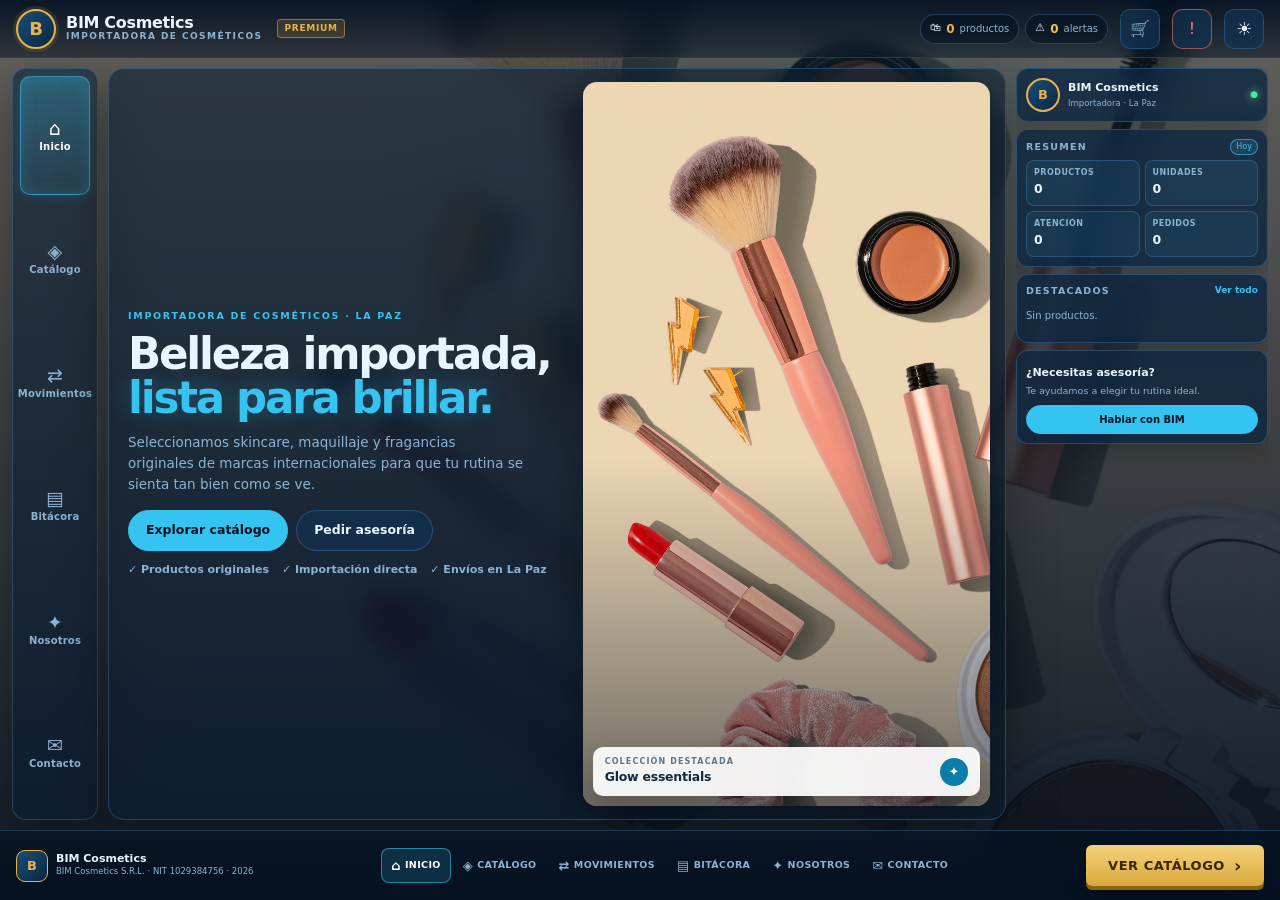
<file: index.html>
<!DOCTYPE html>
<html lang="es">
<head>
<meta charset="UTF-8">
<meta name="viewport" content="width=device-width, initial-scale=1, viewport-fit=cover">
<title>BIM Cosmetics · Importadora</title>
<meta name="description" content="Catálogo e inventario de BIM Cosmetics, importadora de cosméticos: cuidado facial, maquillaje, perfumes y cabello.">
<link rel="stylesheet" href="css/styles.css?v=cosmetics15">
<link rel="stylesheet" href="css/mejoras.css?v=cosmetics17">
<link rel="manifest" href="manifest.json"><meta name="theme-color" content="#071426">
<meta name="apple-mobile-web-app-capable" content="yes"><meta name="apple-mobile-web-app-title" content="BIM Cosmetics">
<link rel="icon" href="icons/icon-192.png"><link rel="apple-touch-icon" href="icons/icon-192.png">
</head>
<body class="inventario-pwa">
<a class="skip-link" href="#contenido">Saltar al contenido</a>
<header class="lobby-top">
  <button class="icon-btn burger" id="burger" aria-label="Abrir menú" aria-controls="side" aria-expanded="false"><span></span><span></span><span></span></button>
  <a class="brand" href="#inicio" data-view="inicio"><span class="logo" id="logo">B</span><span class="brand-text"><span id="brandName">BIM Cosmetics</span><small>Importadora de cosméticos</small></span><span class="level">PREMIUM</span></a>
  <div class="spacer"></div>
  <div class="top-stats" aria-label="Resumen del catálogo">
    <span class="currency"><span aria-hidden="true">🛍</span><b id="topProducts">0</b><em>productos</em></span>
    <span class="currency warn"><span aria-hidden="true">⚠</span><b id="topLow">0</b><em>alertas</em></span>
  </div>
  <button class="icon-btn cart-btn" id="cartBtn" type="button" aria-label="Abrir carrito de pedidos" title="Carrito de pedidos"><span aria-hidden="true">🛒</span><b id="cartCount" class="cart-badge" hidden>0</b></button>
  <button class="icon-btn cloud-btn" id="cloudBtn" type="button" data-state="sync" aria-label="Sincronizar con Supabase" title="Conectando con Supabase…"><span id="cloudIcon" aria-hidden="true">☁</span></button>
  <button class="icon-btn" id="themeBtn" aria-label="Cambiar entre modo día y noche">🌙</button>
</header>
<div class="scrim" id="scrim"></div>
<div class="layout">
  <nav class="side" id="side" aria-label="Navegación principal">
    <a href="#inicio" data-view="inicio"><span class="nav-ico" aria-hidden="true">⌂</span><span>Inicio</span></a>
    <a href="#inventario" data-view="inventario"><span class="nav-ico" aria-hidden="true">◈</span><span>Catálogo</span></a>
    <a href="#movimientos" data-view="movimientos"><span class="nav-ico" aria-hidden="true">⇄</span><span>Movimientos</span></a>
    <a href="#bitacora" data-view="bitacora"><span class="nav-ico" aria-hidden="true">▤</span><span>Bitácora</span></a>
    <a href="#responsable" data-view="responsable"><span class="nav-ico" aria-hidden="true">✦</span><span>Nosotros</span></a>
    <a href="#contacto" data-view="contacto"><span class="nav-ico" aria-hidden="true">✉</span><span>Contacto</span></a>
    <button type="button" id="catToggle" aria-expanded="false" aria-controls="catList">Categorías ▾</button><div id="catList" style="display:none"></div>
  </nav>
  <main id="contenido" tabindex="-1">
    <section class="view" id="v-inicio">
      <div class="hero">
        <div class="hero-copy">
          <span class="eyebrow">Importadora de cosméticos · La Paz</span>
          <h1>Belleza importada,<br><em>lista para brillar.</em></h1>
          <p class="hero-lead">Seleccionamos skincare, maquillaje y fragancias originales de marcas internacionales para que tu rutina se sienta tan bien como se ve.</p>
          <div class="hero-actions"><a class="btn primary lg" href="#inventario">Explorar catálogo</a><a class="btn lg" href="#contacto">Pedir asesoría</a></div>
          <ul class="hero-trust"><li>✓ Productos originales</li><li>✓ Importación directa</li><li>✓ Envíos en La Paz</li></ul>
        </div>
        <div class="hero-media">
          <img src="img/hero-cosmetics.jpg" alt="Cosméticos importados de BIM: brochas, labiales, rubor y paleta" width="1400" height="1400" fetchpriority="high" decoding="async">
          <div class="hero-badge"><span><small>Colección destacada</small><strong>Glow essentials</strong></span><span class="hero-badge-dot">✦</span></div>
        </div>
      </div>
      <div class="section-head">
        <div><span class="eyebrow">Novedades</span><h2>Lo más pedido</h2></div>
        <p>Stock real de nuestra importadora, actualizado desde este dispositivo.</p>
      </div>
      <div class="alert" id="alertBar" style="display:none"></div>
      <div class="subtabs" role="tablist" aria-label="Resumen del inventario">
        <button type="button" role="tab" id="subtab-destacados" aria-controls="home-destacados" aria-selected="true" data-home="destacados">Destacados</button><button type="button" role="tab" id="subtab-indicadores" aria-controls="home-indicadores" aria-selected="false" data-home="indicadores" tabindex="-1">Indicadores</button><button type="button" role="tab" id="subtab-categorias" aria-controls="home-categorias" aria-selected="false" data-home="categorias" tabindex="-1">Categorías</button><button type="button" role="tab" id="subtab-recientes" aria-controls="home-recientes" aria-selected="false" data-home="recientes" tabindex="-1">Recientes</button>
      </div>
      <div class="home-content">
        <div id="home-destacados" role="tabpanel" aria-labelledby="subtab-destacados" class="home-panel active"><div class="carousel" id="carousel">
        <div class="track" id="track">
          <div class="slide s1"><h2>Bienvenido a BIM Cosmetics</h2><p>Importamos belleza: controla el catálogo, las entradas y las salidas de cada cosmético.</p></div>
          <div class="slide s2"><h2 id="lowTitle">Reposición de cosméticos</h2><p id="lowText"></p></div>
          <div class="slide s3"><h2 id="valTitle">Unidades en catálogo</h2><p id="valText"></p></div>
        </div>
        <button class="car-btn prev" aria-label="Anterior">‹</button>
        <button class="car-btn next" aria-label="Siguiente">›</button>
        <div class="dots" id="dots"></div><button class="btn pausa-carrusel" id="pauseCarousel" type="button">Pausar</button>
      </div><p class="sub ayuda-resumen">Usa las pestañas para consultar los indicadores, las categorías y los últimos productos.</p></div>
        <div id="home-indicadores" role="tabpanel" aria-labelledby="subtab-indicadores" class="home-panel" hidden><button class="btn sm" id="toggleStats" style="margin-bottom:10px">Ocultar resumen</button></div>
        <div id="home-categorias" role="tabpanel" aria-labelledby="subtab-categorias" class="home-panel" hidden><div class="panel"><h2 style="margin:0 0 6px;font-size:18px">Stock por categoría</h2><div id="catChart"></div></div><div class="paginador" id="chartPager"></div></div>
        <div id="home-recientes" role="tabpanel" aria-labelledby="subtab-recientes" class="home-panel" hidden><div class="grid" id="recent"></div><div class="paginador" id="recentPager"></div></div>
      </div>
    </section>

    <section class="view" id="v-inventario">
      <div class="section-head">
        <div><span class="eyebrow">Catálogo</span><h2>Cosméticos disponibles</h2><p class="sub">Busca, filtra y administra los productos importados. Los precios están en bolivianos.</p></div>
        <div class="head-actions"><button class="btn" id="toggleF" aria-controls="mFilters" aria-expanded="false">⚙ Filtros</button><button class="btn" id="exportBtn">⬇ CSV</button><button class="btn primary" id="addBtn">+ Nuevo producto</button></div>
      </div>
      <div class="toolbar" id="toolbar">
        <div class="field"><label for="fq">Buscar</label><input id="fq" type="search" placeholder="Nombre o SKU"></div>
        <div class="field"><label for="fcat">Categoría</label><select id="fcat"></select></div>
        <div class="field"><label for="fst">Estado</label><select id="fst"><option value="">Todos</option><option value="ok">Disponible</option><option value="low">Stock bajo</option><option value="out">Agotado</option><option value="fav">⭐ Favoritos</option></select></div>
        <div class="field"><label for="fsort">Ordenar</label><select id="fsort"><option value="name">Nombre A-Z</option><option value="price-asc">Precio menor</option><option value="price-desc">Precio mayor</option><option value="stock-asc">Menos stock</option></select></div>
        <div class="field"><label for="fprice">Precio máximo: <span id="pv">todos</span></label><input id="fprice" type="range" min="0" max="100" value="100"></div>
        <div class="field" style="flex:0 0 auto;align-self:end"><button class="btn" id="clearF">Limpiar</button></div>
      </div>
      <div class="chips" id="chips"></div>
      <div class="grid" id="grid"></div><div class="paginador" id="gridPager"></div>
    </section>

    <section class="view" id="v-movimientos">
      <div class="section-head">
        <div><span class="eyebrow">Control de stock</span><h2>Movimientos</h2><p class="sub">Entradas y salidas del catálogo de cosméticos.</p></div>
        <div class="head-actions"><button class="btn danger" id="clearMoves">Vaciar historial</button><button class="btn primary" id="moveBtn">+ Registrar movimiento</button></div>
      </div>
      <div class="tbl"><table><thead><tr><th>Fecha</th><th>Producto</th><th>Tipo</th><th>Cantidad</th><th>Nota</th></tr></thead><tbody id="moves"></tbody></table></div><div class="paginador" id="movesPager"></div>
    </section>

    <section class="view" id="v-bitacora">
      <div class="section-head">
        <div><span class="eyebrow">Trazabilidad</span><h2>Bitácora de eventos</h2><p class="sub">Registro local de las acciones realizadas en la importadora.</p></div>
        <div class="head-actions"><button class="btn" id="logRefresh">↻ Actualizar</button><button class="btn danger" id="clearLog">Vaciar bitácora</button></div>
      </div>
      <div class="toolbar" id="logToolbar">
        <div class="field"><label for="logType">Filtrar por tipo</label><select id="logType"><option value="">Todos</option><option value="Sistema">Sistema</option><option value="Producto">Producto</option><option value="Movimiento">Movimiento</option><option value="Favorito">Favorito</option><option value="Contacto">Contacto</option><option value="Pedido">Pedido</option><option value="Interfaz">Interfaz</option><option value="Exportación">Exportación</option></select></div>
        <div class="field" style="flex:2 1 260px"><label>Hidratación y persistencia</label><p class="meta" style="margin:0">Los eventos se guardan en localStorage y se muestran con jQuery creando nodos seguros (sin innerHTML).</p></div>
      </div>
      <div class="tbl"><table><thead><tr><th>Fecha</th><th>Tipo</th><th>Evento</th></tr></thead><tbody id="logBody"></tbody></table></div>
    </section>

  <section class="view" id="v-contacto">
      <div class="section-head">
        <div><span class="eyebrow">Hablemos</span><h2>Contacto</h2><p class="sub">Asesoría de compra, disponibilidad y pedidos de importación.</p></div>
      </div>
      <div class="contact-shell">
        <div class="contact-aside">
          <img src="img/contacto.jpg" alt="Productos de maquillaje importados por BIM Cosmetics" width="1100" height="733" loading="lazy" decoding="async">
          <div class="contact-aside-copy">
            <h3>Asesoría personalizada</h3>
            <p>Te ayudamos a elegir productos según tu tipo de piel, rutina y presupuesto.</p>
            <ul class="contact-perks"><li>✓ Respuesta por WhatsApp</li><li>✓ Envíos en La Paz</li><li>✓ Productos originales</li></ul>
          </div>
        </div>
        <div class="contact-main">
          <div class="subtabs" role="tablist" aria-label="Opciones de contacto"><button type="button" role="tab" id="ctab-datos" aria-controls="contact-datos" aria-selected="true" data-contact="datos">Empresa</button><button type="button" role="tab" id="ctab-faq" aria-controls="contact-faq" aria-selected="false" data-contact="faq" tabindex="-1">Preguntas</button><button type="button" role="tab" id="ctab-form" aria-controls="contact-form" aria-selected="false" data-contact="form" tabindex="-1">Escribir</button></div>
          <div class="two contact-content">
            <div id="contact-datos" class="contact-panel">
              <div class="panel"><button class="btn sm" id="toggleCo" type="button">Datos de la empresa ▾</button><ul class="company" id="coBox"></ul></div>
              <div class="panel"><button class="btn sm" id="toggleSoc" type="button">Redes sociales ▾</button><div class="socials" id="socBox"></div></div>
            </div>
            <div id="contact-faq" class="contact-panel" hidden><div class="panel faq"><h2 style="margin:0 0 6px;font-size:18px">Preguntas frecuentes</h2>
              <button class="q" type="button">¿Cómo registro una entrada o salida?</button><div class="a" style="display:none">En Movimientos pulsa Registrar movimiento, elige el cosmético, el tipo y la cantidad.</div>
              <button class="q" type="button">¿Cuándo aparece la alerta de stock bajo?</button><div class="a" style="display:none">Cuando las unidades llegan al stock mínimo definido para ese producto, por ejemplo un labial o una crema.</div>
              <button class="q" type="button">¿Dónde se guardan mis datos?</button><div class="a" style="display:none">En tu propio navegador, así que no se pierden al recargar la página y el catálogo funciona sin conexión.</div></div></div>
            <div id="contact-form" class="contact-panel" hidden><div class="panel"><h3>Escríbenos</h3><p>Guarda una consulta sobre productos, precios de importación o pedidos. También puedes escribirnos por WhatsApp o redes sociales.</p><button type="button" class="btn primary" id="openContact">Abrir formulario</button></div></div>
          </div>
        </div>
      </div>
    </section>
    <section class="view" id="v-responsable">
      <div class="section-head">
        <div><span class="eyebrow">Nosotros</span><h2>Importamos con propósito</h2><p class="sub">Selección consciente, stock planificado y ODS 12.</p></div>
      </div>
      <div class="about-grid">
        <div class="about-media"><img src="img/nosotros.jpg" alt="Mujer con cabello ondulado iluminado por luz natural" width="1100" height="733" loading="lazy" decoding="async"></div>
        <div class="panel responsable-panel">
          <h3>Planifica la reposición de cosméticos</h3>
          <p>Las alertas, la bitácora y el historial de movimientos ayudan a prever pedidos, evitar compras innecesarias y mantener disponible lo que más se vende.</p>
          <div id="responsibleStats" class="stats"></div>
          <div class="about-points">
            <div><b>01</b><span>Selección de marcas internacionales</span></div>
            <div><b>02</b><span>Control local de stock y trazabilidad</span></div>
            <div><b>03</b><span>Reposición basada en datos reales</span></div>
          </div>
          <p class="meta">Estos datos describen el inventario local. No equivalen a una medición de residuos o impacto ambiental.</p>
          <button type="button" class="btn primary" id="responsibleGo">Revisar catálogo</button>
        </div>
      </div>
    </section>
  </main>
  <aside class="lobby-aside" aria-label="Panel de BIM Cosmetics">
    <div class="aside-card assistant">
      <div class="aside-avatar">B</div>
      <div class="aside-id"><strong>BIM Cosmetics</strong><small>Importadora · La Paz</small></div>
      <span class="online-dot" title="En línea">●</span>
    </div>
    <div class="aside-card">
      <div class="aside-head"><h3>Resumen</h3><span class="pill">Hoy</span></div>
      <div class="stats" id="stats"></div>
    </div>
    <div class="aside-card">
      <div class="aside-head"><h3>Destacados</h3><a href="#inventario" data-view="inventario">Ver todo</a></div>
      <div id="miniProducts"></div>
    </div>
    <div class="aside-card aside-help">
      <strong>¿Necesitas asesoría?</strong>
      <p>Te ayudamos a elegir tu rutina ideal.</p>
      <a class="btn primary" href="#contacto" data-view="contacto">Hablar con BIM</a>
    </div>
  </aside>
</div>

<footer class="lobby-bar">
  <div class="bar-brand"><span class="bar-logo">B</span><div><strong>BIM Cosmetics</strong><small id="fInfo"></small></div></div>
  <nav class="bar-nav" aria-label="Accesos rápidos">
    <a href="#inicio" data-view="inicio"><span aria-hidden="true">⌂</span>Inicio</a>
    <a href="#inventario" data-view="inventario"><span aria-hidden="true">◈</span>Catálogo</a>
    <a href="#movimientos" data-view="movimientos"><span aria-hidden="true">⇄</span>Movimientos</a>
    <a href="#bitacora" data-view="bitacora"><span aria-hidden="true">▤</span>Bitácora</a>
    <a href="#responsable" data-view="responsable"><span aria-hidden="true">✦</span>Nosotros</a>
    <a href="#contacto" data-view="contacto"><span aria-hidden="true">✉</span>Contacto</a>
  </nav>
  <a class="cta-gold" href="#inventario" data-view="inventario">Ver catálogo <span aria-hidden="true">›</span></a>
</footer>

<div class="modal" id="mProd" role="dialog" aria-modal="true" aria-labelledby="mProdTitle" hidden><form class="dialog" id="fProd" novalidate>
  <h2 id="mProdTitle">Nuevo producto</h2>
  <div class="fgroup"><label for="pname">Nombre</label><input id="pname" required minlength="3" maxlength="40"><div class="err"></div></div>
  <div class="row">
    <div class="fgroup"><label for="psku">SKU</label><input id="psku" required placeholder="ABC-001"><div class="err"></div></div>
    <div class="fgroup"><label for="pcat">Categoría</label><input id="pcat" required list="cats" maxlength="25"><datalist id="cats"></datalist><div class="err"></div></div>
  </div>
  <div class="row">
    <div class="fgroup"><label for="pprice">Precio</label><input id="pprice" type="number" step="0.01" min="0.01" required><div class="err"></div></div>
    <div class="fgroup"><label for="pstock">Stock actual</label><input id="pstock" type="number" step="1" min="0" required><div class="err"></div></div>
  </div>
  <div class="fgroup"><label for="pmin">Stock mínimo (alerta)</label><input id="pmin" type="number" step="1" min="0" required><div class="err"></div></div>
  <div class="fgroup"><label for="pdesc">Descripción (opcional)</label><textarea id="pdesc" rows="2" maxlength="120"></textarea></div>
  <div class="fgroup"><label for="pimage">Foto del producto (opcional)</label><input id="pimage" type="file" accept="image/png,image/jpeg,image/webp"><div class="meta">PNG, JPG o WEBP, hasta 350 KB.</div><div class="err" id="pimageError"></div><div class="photo-preview"><img id="pimagePreview" alt="Vista previa de la foto" hidden><button type="button" class="btn sm" id="removeImage">Quitar foto</button></div></div>
  <div class="fgroup"><label>Ícono y color</label>
    <div class="row"><input id="pemoji" maxlength="12" value="📦" aria-label="Ícono"><div class="swatches" id="swatches"></div></div></div>
  <div class="foot"><button type="button" class="btn" data-close>Cancelar</button><button class="btn primary">Guardar producto</button></div>
</form></div>

<div class="modal" id="mMove" role="dialog" aria-modal="true" aria-labelledby="moveTitle" hidden><form class="dialog" id="fMove" novalidate>
  <h2 id="moveTitle">Registrar movimiento</h2>
  <div class="fgroup"><label for="mprod">Producto</label><select id="mprod" required></select><div class="err"></div></div>
  <div class="row">
    <div class="fgroup"><label for="mtype">Tipo</label><select id="mtype"><option value="in">Entrada</option><option value="out">Salida</option></select></div>
    <div class="fgroup"><label for="mqty">Cantidad</label><input id="mqty" type="number" step="1" min="1" required><div class="err"></div></div>
  </div>
  <div class="fgroup"><label for="mnote">Nota (opcional)</label><input id="mnote" maxlength="60" placeholder="Compra, venta, ajuste..."></div>
  <div class="panel move-summary" id="moveSummary" aria-live="polite"></div><div class="foot"><button type="button" class="btn" data-close>Cancelar</button><button type="button" class="btn" id="previewMove">Revisar movimiento</button><button class="btn primary">Registrar</button></div>
</form></div>
<button class="icon-btn" id="toTop" style="display:none" aria-label="Volver arriba">↑</button>
<div id="toast" role="status"></div>

<div class="modal" id="mFilters" role="dialog" aria-modal="true" aria-labelledby="filtersTitle" hidden><div class="dialog"><div class="modal-heading"><h2 id="filtersTitle">Filtros del inventario</h2><button type="button" class="icon-btn" data-close aria-label="Cerrar filtros">✕</button></div><div id="filtersContent"></div><button type="button" class="btn primary" data-close>Ver resultados</button></div></div>
<div class="modal" id="mDetails" role="dialog" aria-modal="true" aria-labelledby="detailsTitle" hidden><div class="dialog"><div class="modal-heading"><h2 id="detailsTitle">Detalle del producto</h2><button type="button" class="icon-btn" data-close aria-label="Cerrar detalle">✕</button></div><div id="detailsContent"></div></div></div>
<div class="modal" id="mPhoto" role="dialog" aria-modal="true" aria-labelledby="photoTitle" hidden><div class="dialog photo-dialog"><div class="modal-heading"><h2 id="photoTitle">Vista ampliada</h2><button type="button" class="icon-btn" data-close aria-label="Cerrar foto">✕</button></div><div id="photoContent"></div></div></div>
<div class="modal" id="mPreview" role="dialog" aria-modal="true" aria-labelledby="previewTitle" hidden><div class="dialog"><h2 id="previewTitle">Confirmar movimiento</h2><div id="previewContent"></div><p>Tiempo para confirmar: <strong id="previewTimer" role="timer">00:30</strong></p><div class="foot"><button type="button" class="btn" data-close>Cancelar</button><button type="button" class="btn primary" id="confirmPreview">Confirmar registro</button></div></div></div>
<div class="modal" id="mContact" role="dialog" aria-modal="true" aria-labelledby="contactTitle" hidden><form class="dialog" id="fCont" novalidate>
          <div class="modal-heading"><h2 id="contactTitle">Escríbenos</h2><button type="button" class="icon-btn" data-close aria-label="Cerrar formulario">✕</button></div>
          <div class="fgroup"><label for="cname">Nombre completo</label><input id="cname" required maxlength="40"><div class="err"></div></div>
          <div class="row">
            <div class="fgroup"><label for="cmail">Correo</label><input id="cmail" type="email" required><div class="err"></div></div>
            <div class="fgroup"><label for="cphone">Teléfono</label><input id="cphone" type="tel" required><div class="err"></div></div>
          </div>
          <div class="fgroup"><label for="cmsg">Mensaje</label><textarea id="cmsg" rows="4" required maxlength="300"></textarea><div class="cnt" id="cnt">0/300</div><div class="err"></div></div>
          <div class="ok" id="okMsg" style="display:none">Consulta guardada en este dispositivo. No se ha enviado a un servidor.</div>
          <div class="foot"><button class="btn primary">Guardar consulta</button></div>
        </form></div>
<div class="modal" id="mCart" role="dialog" aria-modal="true" aria-labelledby="cartTitle" hidden>
  <div class="dialog cart-dialog">
    <div class="modal-heading"><h2 id="cartTitle">Tu pedido</h2><button type="button" class="icon-btn" data-close aria-label="Cerrar carrito">✕</button></div>
    <div class="ok order-ok" id="orderOk" hidden></div>
    <div id="cartEmpty" class="empty cart-empty">Tu carrito está vacío. Añade productos desde el catálogo.</div>
    <div id="cartItems" class="cart-items"></div>
    <div class="cart-total"><span>Total estimado</span><b id="cartTotal">Bs 0,00</b></div>
    <form id="fOrder" novalidate>
      <div class="row">
        <div class="fgroup"><label for="oname">Nombre completo</label><input id="oname" required minlength="3" maxlength="40"><div class="err"></div></div>
        <div class="fgroup"><label for="ophone">Teléfono / WhatsApp</label><input id="ophone" type="tel" required><div class="err"></div></div>
      </div>
      <div class="fgroup"><label for="onote">Nota para el pedido (opcional)</label><input id="onote" maxlength="120" placeholder="Dirección, referencia o color preferido"></div>
      <div class="foot"><button type="button" class="btn" data-close>Seguir comprando</button><button class="btn primary">Confirmar pedido</button></div>
    </form>
  </div>
</div>
<script src="vendor/jquery-3.7.1.min.js"></script><script src="js/config.js?v=bim2"></script>
<script src="js/app.js?v=cosmetics16"></script>
<script src="js/nube.js?v=bim4"></script>
<script src="sync-config.js?v=bim1"></script><script src="js/cola-offline.js?v=bim1"></script><script src="pwa.js?v=cosmetics15"></script>
</body>
</html>
</file>
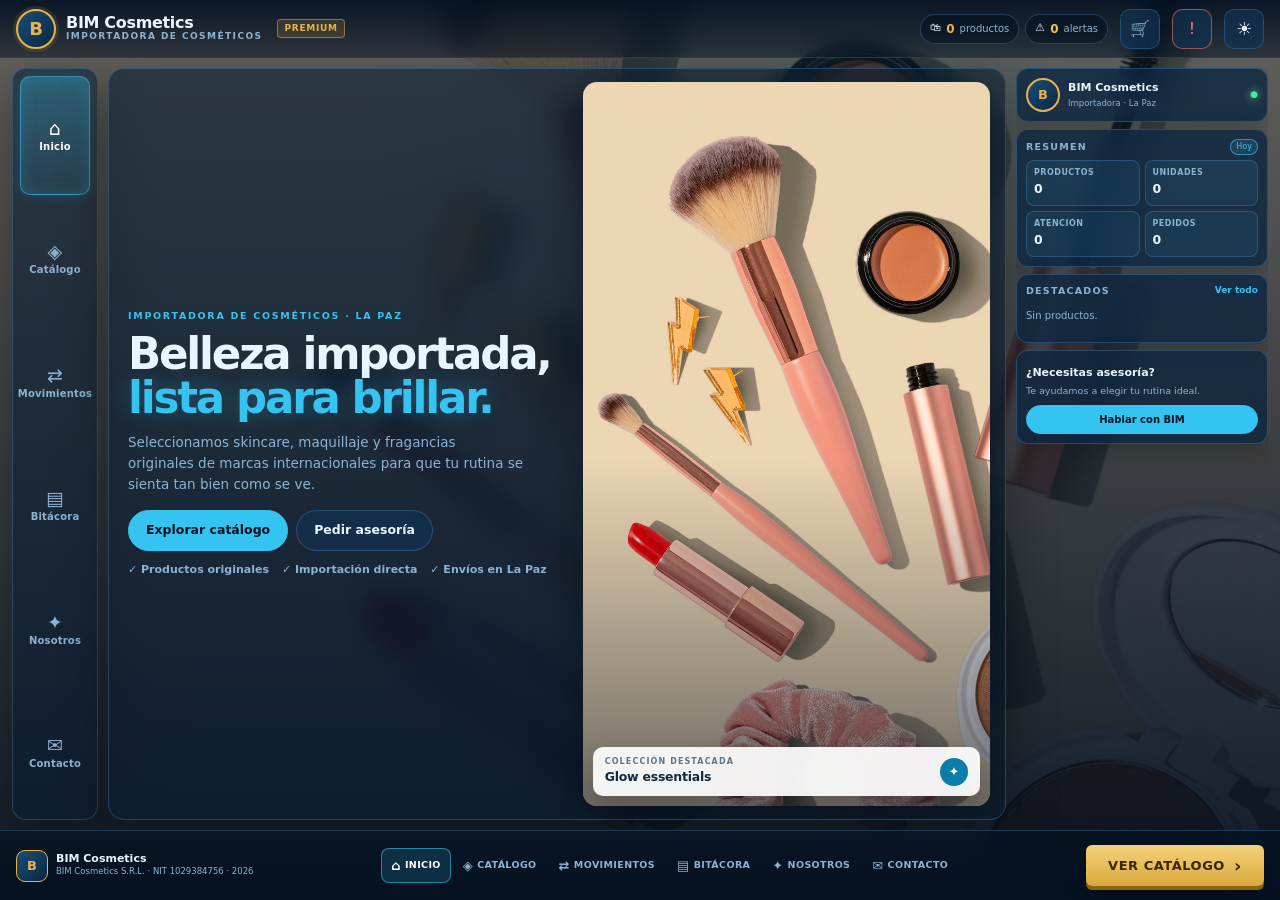
<file: fase-ui-pwa/index.html>
<!DOCTYPE html>
<html lang="es">
<head>
<meta charset="UTF-8">
<meta name="viewport" content="width=device-width, initial-scale=1, viewport-fit=cover">
<title>BIM Cosmetics · Importadora</title>
<meta name="description" content="Catálogo e inventario de BIM Cosmetics, importadora de cosméticos: cuidado facial, maquillaje, perfumes y cabello.">
<link rel="stylesheet" href="css/styles.css?v=cosmetics15">
<link rel="stylesheet" href="css/mejoras.css?v=cosmetics15">
<link rel="manifest" href="manifest.json"><meta name="theme-color" content="#071426">
<meta name="apple-mobile-web-app-capable" content="yes"><meta name="apple-mobile-web-app-title" content="BIM Cosmetics">
<link rel="icon" href="icons/icon-192.png"><link rel="apple-touch-icon" href="icons/icon-192.png">
</head>
<body class="inventario-pwa">
<a class="skip-link" href="#contenido">Saltar al contenido</a>
<header class="lobby-top">
  <button class="icon-btn burger" id="burger" aria-label="Abrir menú" aria-controls="side" aria-expanded="false"><span></span><span></span><span></span></button>
  <a class="brand" href="#inicio" data-view="inicio"><span class="logo" id="logo">B</span><span class="brand-text"><span id="brandName">BIM Cosmetics</span><small>Importadora de cosméticos</small></span><span class="level">PREMIUM</span></a>
  <div class="spacer"></div>
  <div class="top-stats" aria-label="Resumen del catálogo">
    <span class="currency"><span aria-hidden="true">🛍</span><b id="topProducts">0</b><em>productos</em></span>
    <span class="currency warn"><span aria-hidden="true">⚠</span><b id="topLow">0</b><em>alertas</em></span>
  </div>
  <button class="icon-btn cart-btn" id="cartBtn" type="button" aria-label="Abrir carrito de pedidos" title="Carrito de pedidos"><span aria-hidden="true">🛒</span><b id="cartCount" class="cart-badge" hidden>0</b></button>
  <button class="icon-btn cloud-btn" id="cloudBtn" type="button" data-state="sync" aria-label="Sincronizar con Supabase" title="Conectando con Supabase…"><span id="cloudIcon" aria-hidden="true">☁</span></button>
  <button class="icon-btn" id="themeBtn" aria-label="Cambiar entre modo día y noche">🌙</button>
</header>
<div class="scrim" id="scrim"></div>
<div class="layout">
  <nav class="side" id="side" aria-label="Navegación principal">
    <a href="#inicio" data-view="inicio"><span class="nav-ico" aria-hidden="true">⌂</span><span>Inicio</span></a>
    <a href="#inventario" data-view="inventario"><span class="nav-ico" aria-hidden="true">◈</span><span>Catálogo</span></a>
    <a href="#movimientos" data-view="movimientos"><span class="nav-ico" aria-hidden="true">⇄</span><span>Movimientos</span></a>
    <a href="#bitacora" data-view="bitacora"><span class="nav-ico" aria-hidden="true">▤</span><span>Bitácora</span></a>
    <a href="#responsable" data-view="responsable"><span class="nav-ico" aria-hidden="true">✦</span><span>Nosotros</span></a>
    <a href="#contacto" data-view="contacto"><span class="nav-ico" aria-hidden="true">✉</span><span>Contacto</span></a>
    <button type="button" id="catToggle" aria-expanded="false" aria-controls="catList">Categorías ▾</button><div id="catList" style="display:none"></div>
  </nav>
  <main id="contenido" tabindex="-1">
    <section class="view" id="v-inicio">
      <div class="hero">
        <div class="hero-copy">
          <span class="eyebrow">Importadora de cosméticos · La Paz</span>
          <h1>Belleza importada,<br><em>lista para brillar.</em></h1>
          <p class="hero-lead">Seleccionamos skincare, maquillaje y fragancias originales de marcas internacionales para que tu rutina se sienta tan bien como se ve.</p>
          <div class="hero-actions"><a class="btn primary lg" href="#inventario">Explorar catálogo</a><a class="btn lg" href="#contacto">Pedir asesoría</a></div>
          <ul class="hero-trust"><li>✓ Productos originales</li><li>✓ Importación directa</li><li>✓ Envíos en La Paz</li></ul>
        </div>
        <div class="hero-media">
          <img src="img/hero-cosmetics.jpg" alt="Cosméticos importados de BIM: brochas, labiales, rubor y paleta" width="1400" height="1400" fetchpriority="high" decoding="async">
          <div class="hero-badge"><span><small>Colección destacada</small><strong>Glow essentials</strong></span><span class="hero-badge-dot">✦</span></div>
        </div>
      </div>
      <div class="section-head">
        <div><span class="eyebrow">Novedades</span><h2>Lo más pedido</h2></div>
        <p>Stock real de nuestra importadora, actualizado desde este dispositivo.</p>
      </div>
      <div class="alert" id="alertBar" style="display:none"></div>
      <div class="subtabs" role="tablist" aria-label="Resumen del inventario">
        <button type="button" role="tab" id="subtab-destacados" aria-controls="home-destacados" aria-selected="true" data-home="destacados">Destacados</button><button type="button" role="tab" id="subtab-indicadores" aria-controls="home-indicadores" aria-selected="false" data-home="indicadores" tabindex="-1">Indicadores</button><button type="button" role="tab" id="subtab-categorias" aria-controls="home-categorias" aria-selected="false" data-home="categorias" tabindex="-1">Categorías</button><button type="button" role="tab" id="subtab-recientes" aria-controls="home-recientes" aria-selected="false" data-home="recientes" tabindex="-1">Recientes</button>
      </div>
      <div class="home-content">
        <div id="home-destacados" role="tabpanel" aria-labelledby="subtab-destacados" class="home-panel active"><div class="carousel" id="carousel">
        <div class="track" id="track">
          <div class="slide s1"><h2>Bienvenido a BIM Cosmetics</h2><p>Importamos belleza: controla el catálogo, las entradas y las salidas de cada cosmético.</p></div>
          <div class="slide s2"><h2 id="lowTitle">Reposición de cosméticos</h2><p id="lowText"></p></div>
          <div class="slide s3"><h2 id="valTitle">Unidades en catálogo</h2><p id="valText"></p></div>
        </div>
        <button class="car-btn prev" aria-label="Anterior">‹</button>
        <button class="car-btn next" aria-label="Siguiente">›</button>
        <div class="dots" id="dots"></div><button class="btn pausa-carrusel" id="pauseCarousel" type="button">Pausar</button>
      </div><p class="sub ayuda-resumen">Usa las pestañas para consultar los indicadores, las categorías y los últimos productos.</p></div>
        <div id="home-indicadores" role="tabpanel" aria-labelledby="subtab-indicadores" class="home-panel" hidden><button class="btn sm" id="toggleStats" style="margin-bottom:10px">Ocultar resumen</button></div>
        <div id="home-categorias" role="tabpanel" aria-labelledby="subtab-categorias" class="home-panel" hidden><div class="panel"><h2 style="margin:0 0 6px;font-size:18px">Stock por categoría</h2><div id="catChart"></div></div><div class="paginador" id="chartPager"></div></div>
        <div id="home-recientes" role="tabpanel" aria-labelledby="subtab-recientes" class="home-panel" hidden><div class="grid" id="recent"></div><div class="paginador" id="recentPager"></div></div>
      </div>
    </section>

    <section class="view" id="v-inventario">
      <div class="section-head">
        <div><span class="eyebrow">Catálogo</span><h2>Cosméticos disponibles</h2><p class="sub">Busca, filtra y administra los productos importados. Los precios están en bolivianos.</p></div>
        <div class="head-actions"><button class="btn" id="toggleF" aria-controls="mFilters" aria-expanded="false">⚙ Filtros</button><button class="btn" id="exportBtn">⬇ CSV</button><button class="btn primary" id="addBtn">+ Nuevo producto</button></div>
      </div>
      <div class="toolbar" id="toolbar">
        <div class="field"><label for="fq">Buscar</label><input id="fq" type="search" placeholder="Nombre o SKU"></div>
        <div class="field"><label for="fcat">Categoría</label><select id="fcat"></select></div>
        <div class="field"><label for="fst">Estado</label><select id="fst"><option value="">Todos</option><option value="ok">Disponible</option><option value="low">Stock bajo</option><option value="out">Agotado</option><option value="fav">⭐ Favoritos</option></select></div>
        <div class="field"><label for="fsort">Ordenar</label><select id="fsort"><option value="name">Nombre A-Z</option><option value="price-asc">Precio menor</option><option value="price-desc">Precio mayor</option><option value="stock-asc">Menos stock</option></select></div>
        <div class="field"><label for="fprice">Precio máximo: <span id="pv">todos</span></label><input id="fprice" type="range" min="0" max="100" value="100"></div>
        <div class="field" style="flex:0 0 auto;align-self:end"><button class="btn" id="clearF">Limpiar</button></div>
      </div>
      <div class="chips" id="chips"></div>
      <div class="grid" id="grid"></div><div class="paginador" id="gridPager"></div>
    </section>

    <section class="view" id="v-movimientos">
      <div class="section-head">
        <div><span class="eyebrow">Control de stock</span><h2>Movimientos</h2><p class="sub">Entradas y salidas del catálogo de cosméticos.</p></div>
        <div class="head-actions"><button class="btn danger" id="clearMoves">Vaciar historial</button><button class="btn primary" id="moveBtn">+ Registrar movimiento</button></div>
      </div>
      <div class="tbl"><table><thead><tr><th>Fecha</th><th>Producto</th><th>Tipo</th><th>Cantidad</th><th>Nota</th></tr></thead><tbody id="moves"></tbody></table></div><div class="paginador" id="movesPager"></div>
    </section>

    <section class="view" id="v-bitacora">
      <div class="section-head">
        <div><span class="eyebrow">Trazabilidad</span><h2>Bitácora de eventos</h2><p class="sub">Registro local de las acciones realizadas en la importadora.</p></div>
        <div class="head-actions"><button class="btn" id="logRefresh">↻ Actualizar</button><button class="btn danger" id="clearLog">Vaciar bitácora</button></div>
      </div>
      <div class="toolbar" id="logToolbar">
        <div class="field"><label for="logType">Filtrar por tipo</label><select id="logType"><option value="">Todos</option><option value="Sistema">Sistema</option><option value="Producto">Producto</option><option value="Movimiento">Movimiento</option><option value="Favorito">Favorito</option><option value="Contacto">Contacto</option><option value="Pedido">Pedido</option><option value="Interfaz">Interfaz</option><option value="Exportación">Exportación</option></select></div>
        <div class="field" style="flex:2 1 260px"><label>Hidratación y persistencia</label><p class="meta" style="margin:0">Los eventos se guardan en localStorage y se muestran con jQuery creando nodos seguros (sin innerHTML).</p></div>
      </div>
      <div class="tbl"><table><thead><tr><th>Fecha</th><th>Tipo</th><th>Evento</th></tr></thead><tbody id="logBody"></tbody></table></div>
    </section>

  <section class="view" id="v-contacto">
      <div class="section-head">
        <div><span class="eyebrow">Hablemos</span><h2>Contacto</h2><p class="sub">Asesoría de compra, disponibilidad y pedidos de importación.</p></div>
      </div>
      <div class="contact-shell">
        <div class="contact-aside">
          <img src="img/contacto.jpg" alt="Productos de maquillaje importados por BIM Cosmetics" width="1100" height="733" loading="lazy" decoding="async">
          <div class="contact-aside-copy">
            <h3>Asesoría personalizada</h3>
            <p>Te ayudamos a elegir productos según tu tipo de piel, rutina y presupuesto.</p>
            <ul class="contact-perks"><li>✓ Respuesta por WhatsApp</li><li>✓ Envíos en La Paz</li><li>✓ Productos originales</li></ul>
          </div>
        </div>
        <div class="contact-main">
          <div class="subtabs" role="tablist" aria-label="Opciones de contacto"><button type="button" role="tab" id="ctab-datos" aria-controls="contact-datos" aria-selected="true" data-contact="datos">Empresa</button><button type="button" role="tab" id="ctab-faq" aria-controls="contact-faq" aria-selected="false" data-contact="faq" tabindex="-1">Preguntas</button><button type="button" role="tab" id="ctab-form" aria-controls="contact-form" aria-selected="false" data-contact="form" tabindex="-1">Escribir</button></div>
          <div class="two contact-content">
            <div id="contact-datos" class="contact-panel">
              <div class="panel"><button class="btn sm" id="toggleCo" type="button">Datos de la empresa ▾</button><ul class="company" id="coBox"></ul></div>
              <div class="panel"><button class="btn sm" id="toggleSoc" type="button">Redes sociales ▾</button><div class="socials" id="socBox"></div></div>
            </div>
            <div id="contact-faq" class="contact-panel" hidden><div class="panel faq"><h2 style="margin:0 0 6px;font-size:18px">Preguntas frecuentes</h2>
              <button class="q" type="button">¿Cómo registro una entrada o salida?</button><div class="a" style="display:none">En Movimientos pulsa Registrar movimiento, elige el cosmético, el tipo y la cantidad.</div>
              <button class="q" type="button">¿Cuándo aparece la alerta de stock bajo?</button><div class="a" style="display:none">Cuando las unidades llegan al stock mínimo definido para ese producto, por ejemplo un labial o una crema.</div>
              <button class="q" type="button">¿Dónde se guardan mis datos?</button><div class="a" style="display:none">En tu propio navegador, así que no se pierden al recargar la página y el catálogo funciona sin conexión.</div></div></div>
            <div id="contact-form" class="contact-panel" hidden><div class="panel"><h3>Escríbenos</h3><p>Guarda una consulta sobre productos, precios de importación o pedidos. También puedes escribirnos por WhatsApp o redes sociales.</p><button type="button" class="btn primary" id="openContact">Abrir formulario</button></div></div>
          </div>
        </div>
      </div>
    </section>
    <section class="view" id="v-responsable">
      <div class="section-head">
        <div><span class="eyebrow">Nosotros</span><h2>Importamos con propósito</h2><p class="sub">Selección consciente, stock planificado y ODS 12.</p></div>
      </div>
      <div class="about-grid">
        <div class="about-media"><img src="img/nosotros.jpg" alt="Mujer con cabello ondulado iluminado por luz natural" width="1100" height="733" loading="lazy" decoding="async"></div>
        <div class="panel responsable-panel">
          <h3>Planifica la reposición de cosméticos</h3>
          <p>Las alertas, la bitácora y el historial de movimientos ayudan a prever pedidos, evitar compras innecesarias y mantener disponible lo que más se vende.</p>
          <div id="responsibleStats" class="stats"></div>
          <div class="about-points">
            <div><b>01</b><span>Selección de marcas internacionales</span></div>
            <div><b>02</b><span>Control local de stock y trazabilidad</span></div>
            <div><b>03</b><span>Reposición basada en datos reales</span></div>
          </div>
          <p class="meta">Estos datos describen el inventario local. No equivalen a una medición de residuos o impacto ambiental.</p>
          <button type="button" class="btn primary" id="responsibleGo">Revisar catálogo</button>
        </div>
      </div>
    </section>
  </main>
  <aside class="lobby-aside" aria-label="Panel de BIM Cosmetics">
    <div class="aside-card assistant">
      <div class="aside-avatar">B</div>
      <div class="aside-id"><strong>BIM Cosmetics</strong><small>Importadora · La Paz</small></div>
      <span class="online-dot" title="En línea">●</span>
    </div>
    <div class="aside-card">
      <div class="aside-head"><h3>Resumen</h3><span class="pill">Hoy</span></div>
      <div class="stats" id="stats"></div>
    </div>
    <div class="aside-card">
      <div class="aside-head"><h3>Destacados</h3><a href="#inventario" data-view="inventario">Ver todo</a></div>
      <div id="miniProducts"></div>
    </div>
    <div class="aside-card aside-help">
      <strong>¿Necesitas asesoría?</strong>
      <p>Te ayudamos a elegir tu rutina ideal.</p>
      <a class="btn primary" href="#contacto" data-view="contacto">Hablar con BIM</a>
    </div>
  </aside>
</div>

<footer class="lobby-bar">
  <div class="bar-brand"><span class="bar-logo">B</span><div><strong>BIM Cosmetics</strong><small id="fInfo"></small></div></div>
  <nav class="bar-nav" aria-label="Accesos rápidos">
    <a href="#inicio" data-view="inicio"><span aria-hidden="true">⌂</span>Inicio</a>
    <a href="#inventario" data-view="inventario"><span aria-hidden="true">◈</span>Catálogo</a>
    <a href="#movimientos" data-view="movimientos"><span aria-hidden="true">⇄</span>Movimientos</a>
    <a href="#bitacora" data-view="bitacora"><span aria-hidden="true">▤</span>Bitácora</a>
    <a href="#responsable" data-view="responsable"><span aria-hidden="true">✦</span>Nosotros</a>
    <a href="#contacto" data-view="contacto"><span aria-hidden="true">✉</span>Contacto</a>
  </nav>
  <a class="cta-gold" href="#inventario" data-view="inventario">Ver catálogo <span aria-hidden="true">›</span></a>
</footer>

<div class="modal" id="mProd" role="dialog" aria-modal="true" aria-labelledby="mProdTitle" hidden><form class="dialog" id="fProd" novalidate>
  <h2 id="mProdTitle">Nuevo producto</h2>
  <div class="fgroup"><label for="pname">Nombre</label><input id="pname" required minlength="3" maxlength="40"><div class="err"></div></div>
  <div class="row">
    <div class="fgroup"><label for="psku">SKU</label><input id="psku" required placeholder="ABC-001"><div class="err"></div></div>
    <div class="fgroup"><label for="pcat">Categoría</label><input id="pcat" required list="cats" maxlength="25"><datalist id="cats"></datalist><div class="err"></div></div>
  </div>
  <div class="row">
    <div class="fgroup"><label for="pprice">Precio</label><input id="pprice" type="number" step="0.01" min="0.01" required><div class="err"></div></div>
    <div class="fgroup"><label for="pstock">Stock actual</label><input id="pstock" type="number" step="1" min="0" required><div class="err"></div></div>
  </div>
  <div class="fgroup"><label for="pmin">Stock mínimo (alerta)</label><input id="pmin" type="number" step="1" min="0" required><div class="err"></div></div>
  <div class="fgroup"><label for="pdesc">Descripción (opcional)</label><textarea id="pdesc" rows="2" maxlength="120"></textarea></div>
  <div class="fgroup"><label for="pimage">Foto del producto (opcional)</label><input id="pimage" type="file" accept="image/png,image/jpeg,image/webp"><div class="meta">PNG, JPG o WEBP, hasta 350 KB.</div><div class="err" id="pimageError"></div><div class="photo-preview"><img id="pimagePreview" alt="Vista previa de la foto" hidden><button type="button" class="btn sm" id="removeImage">Quitar foto</button></div></div>
  <div class="fgroup"><label>Ícono y color</label>
    <div class="row"><input id="pemoji" maxlength="12" value="📦" aria-label="Ícono"><div class="swatches" id="swatches"></div></div></div>
  <div class="foot"><button type="button" class="btn" data-close>Cancelar</button><button class="btn primary">Guardar producto</button></div>
</form></div>

<div class="modal" id="mMove" role="dialog" aria-modal="true" aria-labelledby="moveTitle" hidden><form class="dialog" id="fMove" novalidate>
  <h2 id="moveTitle">Registrar movimiento</h2>
  <div class="fgroup"><label for="mprod">Producto</label><select id="mprod" required></select><div class="err"></div></div>
  <div class="row">
    <div class="fgroup"><label for="mtype">Tipo</label><select id="mtype"><option value="in">Entrada</option><option value="out">Salida</option></select></div>
    <div class="fgroup"><label for="mqty">Cantidad</label><input id="mqty" type="number" step="1" min="1" required><div class="err"></div></div>
  </div>
  <div class="fgroup"><label for="mnote">Nota (opcional)</label><input id="mnote" maxlength="60" placeholder="Compra, venta, ajuste..."></div>
  <div class="panel move-summary" id="moveSummary" aria-live="polite"></div><div class="foot"><button type="button" class="btn" data-close>Cancelar</button><button type="button" class="btn" id="previewMove">Revisar movimiento</button><button class="btn primary">Registrar</button></div>
</form></div>
<button class="icon-btn" id="toTop" style="display:none" aria-label="Volver arriba">↑</button>
<div id="toast" role="status"></div>

<div class="modal" id="mFilters" role="dialog" aria-modal="true" aria-labelledby="filtersTitle" hidden><div class="dialog"><div class="modal-heading"><h2 id="filtersTitle">Filtros del inventario</h2><button type="button" class="icon-btn" data-close aria-label="Cerrar filtros">✕</button></div><div id="filtersContent"></div><button type="button" class="btn primary" data-close>Ver resultados</button></div></div>
<div class="modal" id="mDetails" role="dialog" aria-modal="true" aria-labelledby="detailsTitle" hidden><div class="dialog"><div class="modal-heading"><h2 id="detailsTitle">Detalle del producto</h2><button type="button" class="icon-btn" data-close aria-label="Cerrar detalle">✕</button></div><div id="detailsContent"></div></div></div>
<div class="modal" id="mPhoto" role="dialog" aria-modal="true" aria-labelledby="photoTitle" hidden><div class="dialog photo-dialog"><div class="modal-heading"><h2 id="photoTitle">Vista ampliada</h2><button type="button" class="icon-btn" data-close aria-label="Cerrar foto">✕</button></div><div id="photoContent"></div></div></div>
<div class="modal" id="mPreview" role="dialog" aria-modal="true" aria-labelledby="previewTitle" hidden><div class="dialog"><h2 id="previewTitle">Confirmar movimiento</h2><div id="previewContent"></div><p>Tiempo para confirmar: <strong id="previewTimer" role="timer">00:30</strong></p><div class="foot"><button type="button" class="btn" data-close>Cancelar</button><button type="button" class="btn primary" id="confirmPreview">Confirmar registro</button></div></div></div>
<div class="modal" id="mContact" role="dialog" aria-modal="true" aria-labelledby="contactTitle" hidden><form class="dialog" id="fCont" novalidate>
          <div class="modal-heading"><h2 id="contactTitle">Escríbenos</h2><button type="button" class="icon-btn" data-close aria-label="Cerrar formulario">✕</button></div>
          <div class="fgroup"><label for="cname">Nombre completo</label><input id="cname" required maxlength="40"><div class="err"></div></div>
          <div class="row">
            <div class="fgroup"><label for="cmail">Correo</label><input id="cmail" type="email" required><div class="err"></div></div>
            <div class="fgroup"><label for="cphone">Teléfono</label><input id="cphone" type="tel" required><div class="err"></div></div>
          </div>
          <div class="fgroup"><label for="cmsg">Mensaje</label><textarea id="cmsg" rows="4" required maxlength="300"></textarea><div class="cnt" id="cnt">0/300</div><div class="err"></div></div>
          <div class="ok" id="okMsg" style="display:none">Consulta guardada en este dispositivo. No se ha enviado a un servidor.</div>
          <div class="foot"><button class="btn primary">Guardar consulta</button></div>
        </form></div>
<div class="modal" id="mCart" role="dialog" aria-modal="true" aria-labelledby="cartTitle" hidden>
  <div class="dialog cart-dialog">
    <div class="modal-heading"><h2 id="cartTitle">Tu pedido</h2><button type="button" class="icon-btn" data-close aria-label="Cerrar carrito">✕</button></div>
    <div class="ok order-ok" id="orderOk" hidden></div>
    <div id="cartEmpty" class="empty cart-empty">Tu carrito está vacío. Añade productos desde el catálogo.</div>
    <div id="cartItems" class="cart-items"></div>
    <div class="cart-total"><span>Total estimado</span><b id="cartTotal">Bs 0,00</b></div>
    <form id="fOrder" novalidate>
      <div class="row">
        <div class="fgroup"><label for="oname">Nombre completo</label><input id="oname" required minlength="3" maxlength="40"><div class="err"></div></div>
        <div class="fgroup"><label for="ophone">Teléfono / WhatsApp</label><input id="ophone" type="tel" required><div class="err"></div></div>
      </div>
      <div class="fgroup"><label for="onote">Nota para el pedido (opcional)</label><input id="onote" maxlength="120" placeholder="Dirección, referencia o color preferido"></div>
      <div class="foot"><button type="button" class="btn" data-close>Seguir comprando</button><button class="btn primary">Confirmar pedido</button></div>
    </form>
  </div>
</div>
<script src="vendor/jquery-3.7.1.min.js"></script><script src="js/config.js?v=bim2"></script>
<script src="js/app.js?v=cosmetics16"></script>
<script src="js/nube.js?v=bim4"></script>
<script src="sync-config.js?v=bim1"></script><script src="js/cola-offline.js?v=bim1"></script><script src="pwa.js?v=cosmetics15"></script>
</body>
</html>
</file>
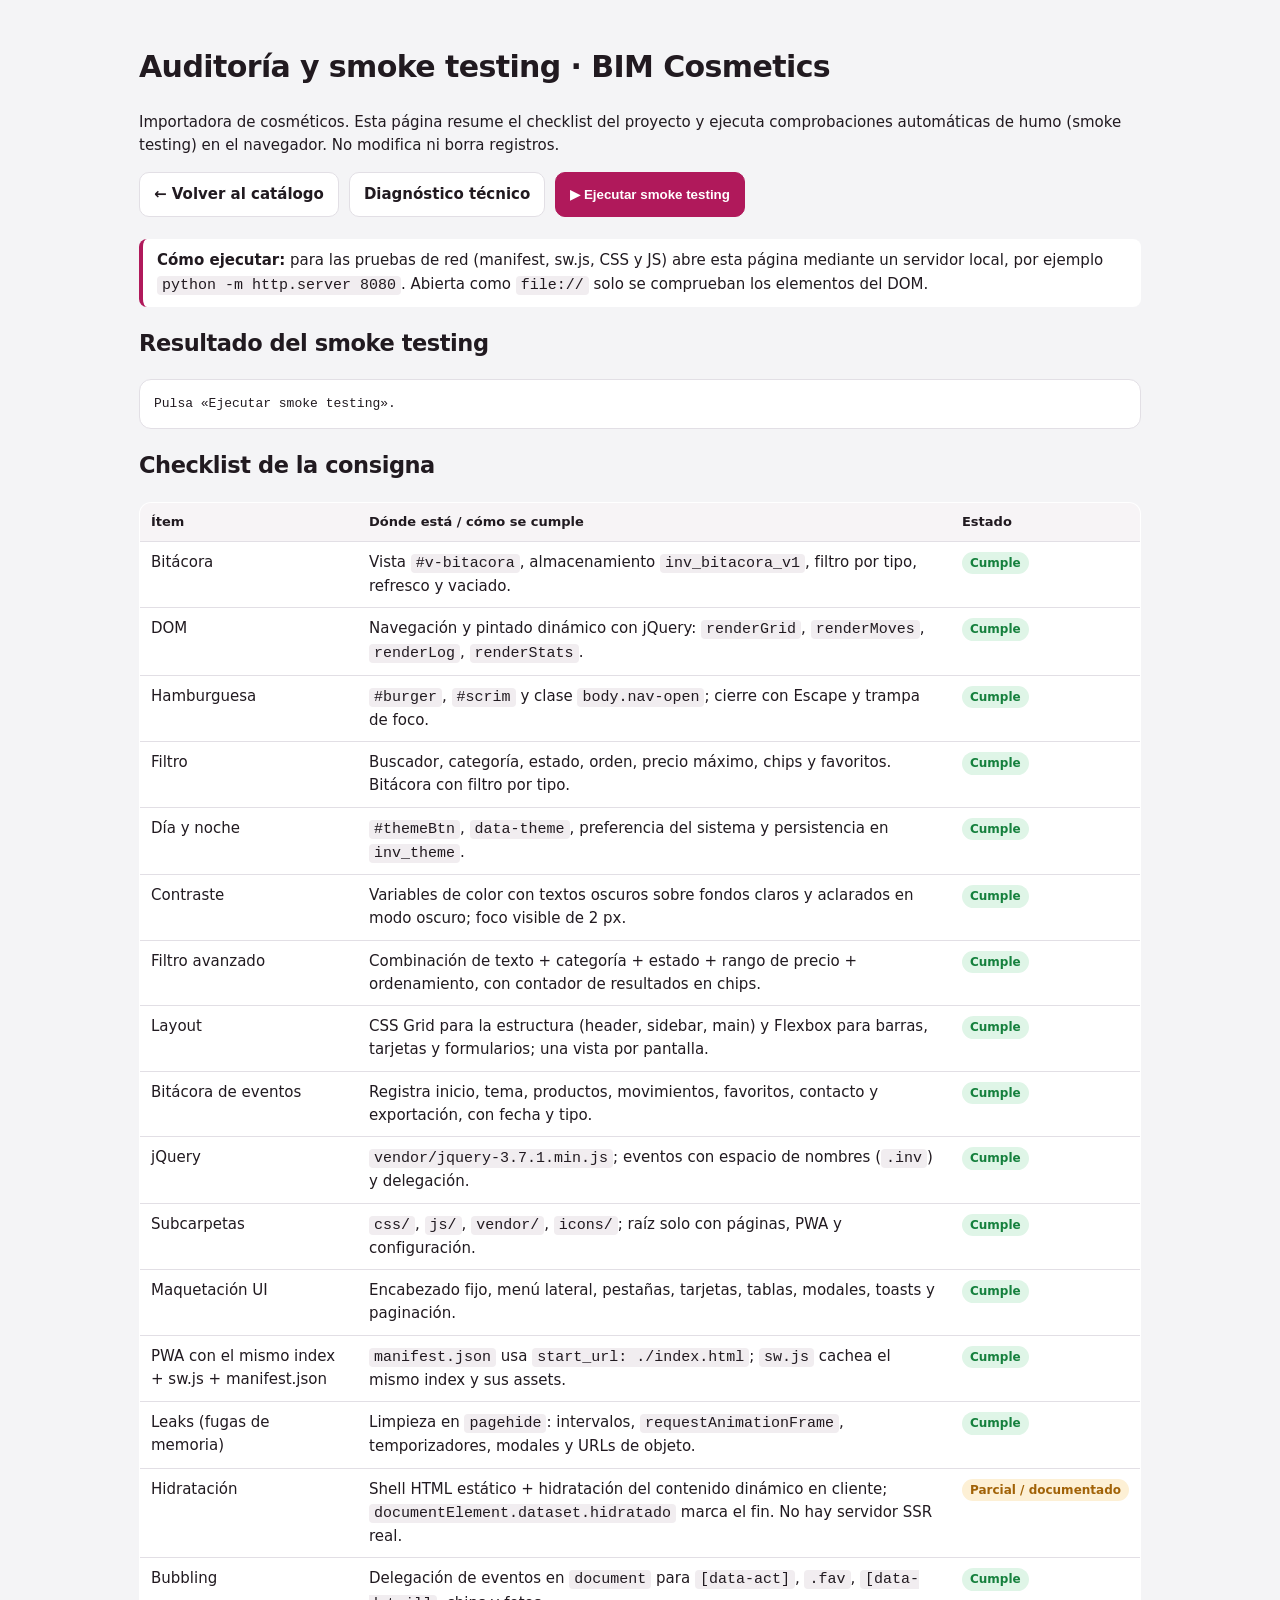
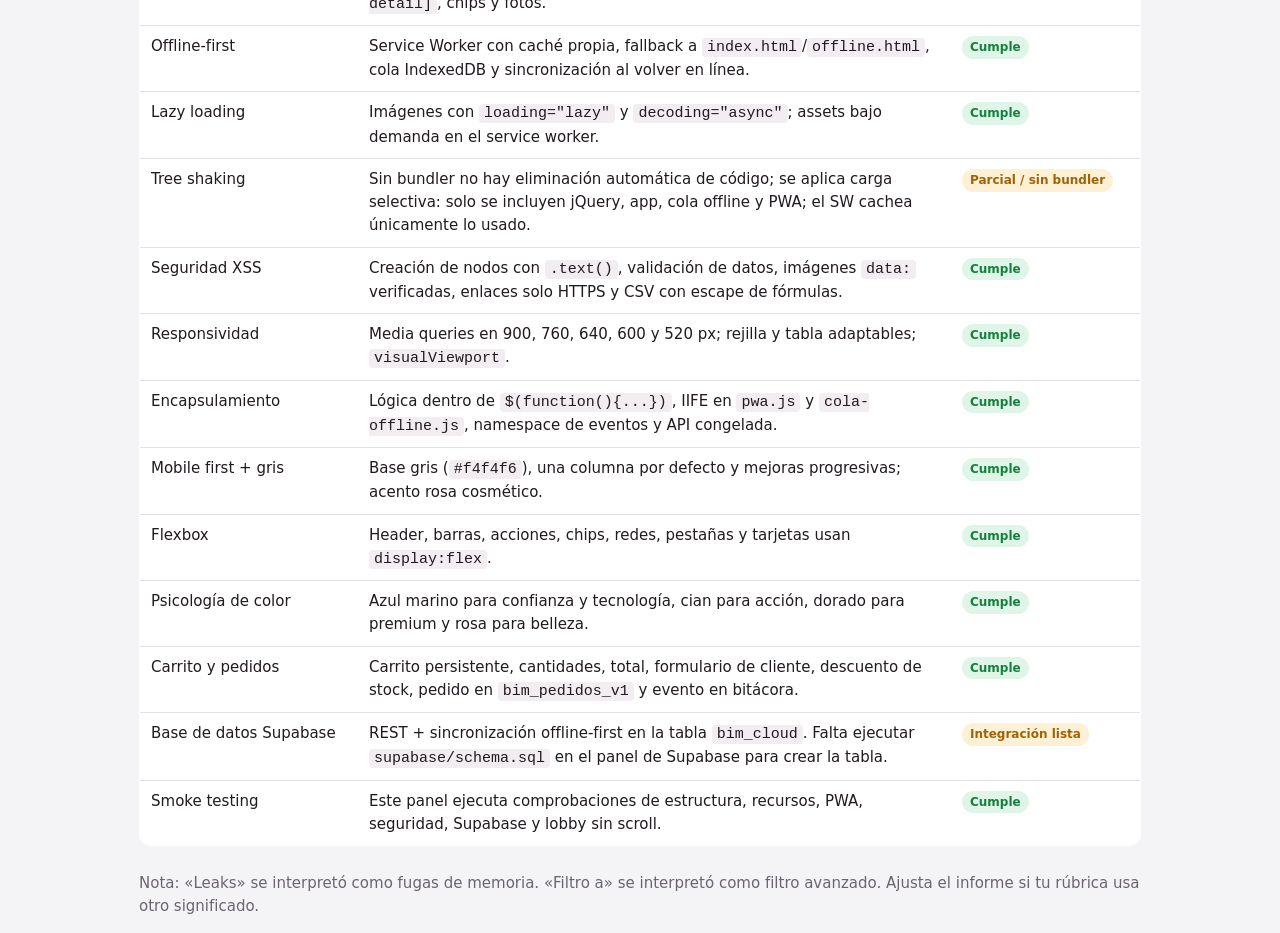
<file: auditoria.html>
<!doctype html>
<html lang="es">
<head>
<meta charset="utf-8">
<meta name="viewport" content="width=device-width, initial-scale=1">
<title>Auditoría y smoke testing · BIM Cosmetics</title>
<style>
  :root{--bg:#f4f4f6;--surface:#fff;--ink:#211a20;--muted:#6b6470;--line:#e2dfe5;--accent:#b0195b;--ok:#15803d;--warn:#a16207;--bad:#c0392b}
  *{box-sizing:border-box}
  body{font:15px/1.55 system-ui,-apple-system,"Segoe UI",sans-serif;background:var(--bg);color:var(--ink);max-width:1050px;margin:auto;padding:24px}
  h1,h2{letter-spacing:-.02em}
  a{color:var(--accent)}
  .nav{display:flex;flex-wrap:wrap;gap:10px;margin:14px 0 22px}
  .nav a,.btn{padding:10px 14px;border-radius:10px;border:1px solid var(--line);background:var(--surface);text-decoration:none;font-weight:700;color:var(--ink);cursor:pointer}
  .btn.primary{background:var(--accent);border-color:var(--accent);color:#fff}
  table{width:100%;border-collapse:collapse;background:var(--surface);border:1px solid var(--line);border-radius:12px;overflow:hidden;margin:12px 0 26px}
  th,td{text-align:left;padding:9px 11px;border-bottom:1px solid var(--line);vertical-align:top}
  th{background:#f7f4f6;font-size:13px}
  .tag{display:inline-block;padding:2px 8px;border-radius:99px;font-size:12px;font-weight:800;white-space:nowrap}
  .ok{background:#dff5e7;color:var(--ok)}.partial{background:#fdf0d5;color:var(--warn)}
  pre{background:var(--surface);border:1px solid var(--line);border-radius:12px;padding:14px;overflow:auto;font-size:13px}
  .note{background:var(--surface);border-left:4px solid var(--accent);border-radius:8px;padding:10px 14px;margin:14px 0}
  code{background:#f1edf0;padding:1px 5px;border-radius:4px}
  @media (max-width:640px){body{padding:14px}table{font-size:13px}th,td{padding:7px}}
</style>
</head>
<body>
<h1>Auditoría y smoke testing · BIM Cosmetics</h1>
<p>Importadora de cosméticos. Esta página resume el checklist del proyecto y ejecuta comprobaciones automáticas de humo (smoke testing) en el navegador. No modifica ni borra registros.</p>
<div class="nav"><a href="index.html">← Volver al catálogo</a><a href="diagnostico.html">Diagnóstico técnico</a><button class="btn primary" id="run">▶ Ejecutar smoke testing</button></div>

<div class="note"><strong>Cómo ejecutar:</strong> para las pruebas de red (manifest, sw.js, CSS y JS) abre esta página mediante un servidor local, por ejemplo <code>python -m http.server 8080</code>. Abierta como <code>file://</code> solo se comprueban los elementos del DOM.</div>

<h2>Resultado del smoke testing</h2>
<pre id="result" role="status" aria-live="polite">Pulsa «Ejecutar smoke testing».</pre>
<p id="summary" class="meta"></p>

<h2>Checklist de la consigna</h2>
<table>
<thead><tr><th>Ítem</th><th>Dónde está / cómo se cumple</th><th>Estado</th></tr></thead>
<tbody>
<tr><td>Bitácora</td><td>Vista <code>#v-bitacora</code>, almacenamiento <code>inv_bitacora_v1</code>, filtro por tipo, refresco y vaciado.</td><td><span class="tag ok">Cumple</span></td></tr>
<tr><td>DOM</td><td>Navegación y pintado dinámico con jQuery: <code>renderGrid</code>, <code>renderMoves</code>, <code>renderLog</code>, <code>renderStats</code>.</td><td><span class="tag ok">Cumple</span></td></tr>
<tr><td>Hamburguesa</td><td><code>#burger</code>, <code>#scrim</code> y clase <code>body.nav-open</code>; cierre con Escape y trampa de foco.</td><td><span class="tag ok">Cumple</span></td></tr>
<tr><td>Filtro</td><td>Buscador, categoría, estado, orden, precio máximo, chips y favoritos. Bitácora con filtro por tipo.</td><td><span class="tag ok">Cumple</span></td></tr>
<tr><td>Día y noche</td><td><code>#themeBtn</code>, <code>data-theme</code>, preferencia del sistema y persistencia en <code>inv_theme</code>.</td><td><span class="tag ok">Cumple</span></td></tr>
<tr><td>Contraste</td><td>Variables de color con textos oscuros sobre fondos claros y aclarados en modo oscuro; foco visible de 2 px.</td><td><span class="tag ok">Cumple</span></td></tr>
<tr><td>Filtro avanzado</td><td>Combinación de texto + categoría + estado + rango de precio + ordenamiento, con contador de resultados en chips.</td><td><span class="tag ok">Cumple</span></td></tr>
<tr><td>Layout</td><td>CSS Grid para la estructura (header, sidebar, main) y Flexbox para barras, tarjetas y formularios; una vista por pantalla.</td><td><span class="tag ok">Cumple</span></td></tr>
<tr><td>Bitácora de eventos</td><td>Registra inicio, tema, productos, movimientos, favoritos, contacto y exportación, con fecha y tipo.</td><td><span class="tag ok">Cumple</span></td></tr>
<tr><td>jQuery</td><td><code>vendor/jquery-3.7.1.min.js</code>; eventos con espacio de nombres (<code>.inv</code>) y delegación.</td><td><span class="tag ok">Cumple</span></td></tr>
<tr><td>Subcarpetas</td><td><code>css/</code>, <code>js/</code>, <code>vendor/</code>, <code>icons/</code>; raíz solo con páginas, PWA y configuración.</td><td><span class="tag ok">Cumple</span></td></tr>
<tr><td>Maquetación UI</td><td>Encabezado fijo, menú lateral, pestañas, tarjetas, tablas, modales, toasts y paginación.</td><td><span class="tag ok">Cumple</span></td></tr>
<tr><td>PWA con el mismo index + sw.js + manifest.json</td><td><code>manifest.json</code> usa <code>start_url: ./index.html</code>; <code>sw.js</code> cachea el mismo index y sus assets.</td><td><span class="tag ok">Cumple</span></td></tr>
<tr><td>Leaks (fugas de memoria)</td><td>Limpieza en <code>pagehide</code>: intervalos, <code>requestAnimationFrame</code>, temporizadores, modales y URLs de objeto.</td><td><span class="tag ok">Cumple</span></td></tr>
<tr><td>Hidratación</td><td>Shell HTML estático + hidratación del contenido dinámico en cliente; <code>documentElement.dataset.hidratado</code> marca el fin. No hay servidor SSR real.</td><td><span class="tag partial">Parcial / documentado</span></td></tr>
<tr><td>Bubbling</td><td>Delegación de eventos en <code>document</code> para <code>[data-act]</code>, <code>.fav</code>, <code>[data-detail]</code>, chips y fotos.</td><td><span class="tag ok">Cumple</span></td></tr>
<tr><td>Offline-first</td><td>Service Worker con caché propia, fallback a <code>index.html</code>/<code>offline.html</code>, cola IndexedDB y sincronización al volver en línea.</td><td><span class="tag ok">Cumple</span></td></tr>
<tr><td>Lazy loading</td><td>Imágenes con <code>loading="lazy"</code> y <code>decoding="async"</code>; assets bajo demanda en el service worker.</td><td><span class="tag ok">Cumple</span></td></tr>
<tr><td>Tree shaking</td><td>Sin bundler no hay eliminación automática de código; se aplica carga selectiva: solo se incluyen jQuery, app, cola offline y PWA; el SW cachea únicamente lo usado.</td><td><span class="tag partial">Parcial / sin bundler</span></td></tr>
<tr><td>Seguridad XSS</td><td>Creación de nodos con <code>.text()</code>, validación de datos, imágenes <code>data:</code> verificadas, enlaces solo HTTPS y CSV con escape de fórmulas.</td><td><span class="tag ok">Cumple</span></td></tr>
<tr><td>Responsividad</td><td>Media queries en 900, 760, 640, 600 y 520 px; rejilla y tabla adaptables; <code>visualViewport</code>.</td><td><span class="tag ok">Cumple</span></td></tr>
<tr><td>Encapsulamiento</td><td>Lógica dentro de <code>$(function(){...})</code>, IIFE en <code>pwa.js</code> y <code>cola-offline.js</code>, namespace de eventos y API congelada.</td><td><span class="tag ok">Cumple</span></td></tr>
<tr><td>Mobile first + gris</td><td>Base gris (<code>#f4f4f6</code>), una columna por defecto y mejoras progresivas; acento rosa cosmético.</td><td><span class="tag ok">Cumple</span></td></tr>
<tr><td>Flexbox</td><td>Header, barras, acciones, chips, redes, pestañas y tarjetas usan <code>display:flex</code>.</td><td><span class="tag ok">Cumple</span></td></tr>
<tr><td>Psicología de color</td><td>Azul marino para confianza y tecnología, cian para acción, dorado para premium y rosa para belleza.</td><td><span class="tag ok">Cumple</span></td></tr>
<tr><td>Carrito y pedidos</td><td>Carrito persistente, cantidades, total, formulario de cliente, descuento de stock, pedido en <code>bim_pedidos_v1</code> y evento en bitácora.</td><td><span class="tag ok">Cumple</span></td></tr>
<tr><td>Base de datos Supabase</td><td>REST + sincronización offline-first en la tabla <code>bim_cloud</code>. Falta ejecutar <code>supabase/schema.sql</code> en el panel de Supabase para crear la tabla.</td><td><span class="tag partial">Integración lista</span></td></tr>
<tr><td>Smoke testing</td><td>Este panel ejecuta comprobaciones de estructura, recursos, PWA, seguridad, Supabase y lobby sin scroll.</td><td><span class="tag ok">Cumple</span></td></tr>
</tbody>
</table>

<p style="color:#6b6470">Nota: «Leaks» se interpretó como fugas de memoria. «Filtro a» se interpretó como filtro avanzado. Ajusta el informe si tu rúbrica usa otro significado.</p>

<script>
(function(){
  'use strict';
  const state={};
  async function text(path){const r=await fetch(path,{cache:'no-store'});if(!r.ok)throw new Error(path+' → HTTP '+r.status);return r.text();}
  async function json(path){return JSON.parse(await text(path));}
  async function check(name,fn){
    try{const detail=await fn();return {name,ok:true,detail:typeof detail==='string'?detail:'OK'};}
    catch(error){return {name,ok:false,detail:error.message||String(error)};}
  }
  async function apuntarIndex(){
    const doc=new DOMParser().parseFromString(await text('index.html'),'text/html');
    return doc;
  }
  async function conApp(accion){
    const iframe=document.createElement('iframe');
    iframe.src='index.html';iframe.title='Prueba funcional';
    iframe.style.cssText='position:fixed;left:-10000px;top:0;width:1200px;height:800px;border:0';
    document.body.appendChild(iframe);
    try{
      await new Promise((resolve,reject)=>{iframe.onload=resolve;iframe.onerror=()=>reject(new Error('No se pudo cargar index.html'));setTimeout(()=>reject(new Error('Tiempo de carga agotado')),8000);});
      const w=iframe.contentWindow,d=w.document;
      for(let i=0;i<40&&d.documentElement.dataset.hidratado!=='true';i++)await new Promise(r=>setTimeout(r,100));
      if(d.documentElement.dataset.hidratado!=='true')throw new Error('La app no terminó de hidratarse');
      for(let i=0;i<60&&!d.querySelector('#grid .card');i++)await new Promise(r=>setTimeout(r,100));
      return await accion(w,d);
    }finally{iframe.remove();}
  }
  async function run(){
    const rows=[];
    const local=location.protocol==='file:';
    if(!local){
      rows.push(await check('DOM: menú hamburguesa, filtros y tema',async()=>{const doc=await apuntarIndex();for(const id of ['burger','fq','fst','themeBtn'])if(!doc.getElementById(id))throw new Error('Falta #'+id);return 'controles del index presentes';}));
      rows.push(await check('DOM: bitácora de eventos',async()=>{const doc=await apuntarIndex();if(!doc.getElementById('v-bitacora')||!doc.getElementById('logBody'))throw new Error('Falta la vista');return 'vista y tabla presentes';}));
      rows.push(await check('PWA: manifest enlazado',async()=>{const doc=await apuntarIndex();if(!doc.querySelector('link[rel="manifest"]'))throw new Error('Falta el enlace');return 'enlazado';}));
      rows.push(await check('Funcional: catálogo renderizado',()=>conApp((w,d)=>{const n=d.querySelectorAll('#grid .card').length;if(!n)throw new Error('No se pintaron tarjetas');return n+' tarjetas';})));
      rows.push(await check('Funcional: filtro de búsqueda',()=>conApp((w,d)=>{const first=d.querySelector('#grid .card h3');if(!first)throw new Error('Sin productos');const term=first.textContent.trim().split(' ')[0];const q=d.getElementById('fq');q.value=term;q.dispatchEvent(new w.Event('input',{bubbles:true}));const n=d.querySelectorAll('#grid .card').length;if(!n)throw new Error('El filtro no mostró resultados');return n+' resultado(s) para «'+term+'»';})));
      rows.push(await check('Funcional: bitácora y tema',()=>conApp((w,d)=>{d.querySelector('a[data-view="bitacora"]').click();const active=d.getElementById('v-bitacora').classList.contains('active'),n=d.querySelectorAll('#logBody tr').length;if(!active||!n)throw new Error('Bitácora no operativa');const before=d.documentElement.dataset.theme;d.getElementById('themeBtn').click();const after=d.documentElement.dataset.theme;if(before===after)throw new Error('El tema no cambió');return n+' evento(s); tema '+before+' → '+after;})));
      rows.push(await check('Funcional: lobby sin scroll de página',()=>conApp((w,d)=>{const h=d.documentElement.scrollHeight,v=w.innerHeight;if(h>v+1)throw new Error('La página mide '+h+' px y la ventana '+v+' px');return 'alto '+v+' px · sin scroll';})));
      rows.push(await check('Nube BIM: Supabase configurado',()=>conApp((w,d)=>{if(!w.BIM_CLOUD||!w.BIM_CLOUD.url||!w.BIM_CLOUD.key)throw new Error('Falta configuración BIM_CLOUD');if(!w.BIM_NUBE)throw new Error('El módulo de nube no arrancó');return w.BIM_CLOUD.table+' · '+w.BIM_CLOUD.url;})));
      rows.push(await check('Funcional: carrito y botones',()=>conApp((w,d)=>{const add=d.querySelector('#grid .card [data-act="cart"]');if(!add)throw new Error('Falta el botón Pedir');add.click();if(d.getElementById('cartCount').textContent==='0')throw new Error('El contador no subió');d.getElementById('cartBtn').click();if(!d.getElementById('mCart').classList.contains('show'))throw new Error('El carrito no abrió');const rows=d.querySelectorAll('#cartItems .cart-row').length;if(!rows)throw new Error('El carrito está vacío');d.querySelector('#mCart [data-close]').click();w.localStorage.removeItem('bim_carrito_v1');return rows+' línea(s); carrito y modal operativos';})));
    }
    rows.push(await check('Entorno: localStorage',()=>{if(!window.localStorage)throw new Error('No disponible');return 'disponible';}));
    rows.push(await check('Entorno: Service Worker',()=>{if(!('serviceWorker' in navigator))throw new Error('No soportado');return 'soportado';}));
    rows.push(await check('Entorno: Cache Storage',()=>{if(!('caches' in window))throw new Error('No soportado');return 'soportado';}));
    rows.push(await check('Entorno: prefers-color-scheme',()=>window.matchMedia('(prefers-color-scheme: dark)').matches?'modo oscuro del sistema':'modo claro del sistema'));

    if(local){
      rows.push({name:'Recursos de red',ok:false,detail:'Abierto con file://; usa un servidor local para validar manifest, sw.js, CSS y JS.'});
    }else{
      rows.push(await check('Recursos: index.html',async()=>{const html=await text('index.html');for(const id of ['burger','fq','themeBtn','v-bitacora','logBody','grid'])if(!html.includes('id="'+id+'"'))throw new Error('Falta #'+id);return 'ids clave presentes';}));
      rows.push(await check('Recursos: manifest.json',async()=>{const m=await json('manifest.json');if(!m.start_url||!m.icons||!m.name)throw new Error('Manifest incompleto');if(!/BIM Cosmetics/.test(m.name))throw new Error('Nombre no actualizado');return m.name; }));
      rows.push(await check('PWA: service worker y caché',async()=>{const sw=await text('sw.js');if(!sw.includes('index.html')||!sw.includes('caches.open'))throw new Error('sw.js incompleto');return 'sw.js cachea el index';}));
      rows.push(await check('jQuery y app.js',async()=>{const app=await text('js/app.js');if(!app.includes('jquery')&&!app.includes('$('))throw new Error('La app no usa jQuery');return 'app.js con jQuery';}));
      rows.push(await check('Filtro avanzado',async()=>{const html=await text('index.html');for(const id of ['fcat','fsort','fprice'])if(!html.includes('id="'+id+'"'))throw new Error('Falta #'+id);return 'texto, categoría, estado, precio y orden';}));
      rows.push(await check('Bitácora persistente',async()=>{const app=await text('js/app.js');if(!app.includes('inv_bitacora_v1')||!app.includes('logEvent'))throw new Error('Sin registro de eventos');return 'clave y función presentes';}));
      rows.push(await check('Seguridad XSS',async()=>{const app=await text('js/app.js');if(/\.innerHTML\s*=/.test(app))throw new Error('Uso de innerHTML detectado');if(!app.includes('safeImage')||!app.includes('safeLink'))throw new Error('Faltan validadores');return 'sin innerHTML y con validadores';}));
      rows.push(await check('Bubbling / delegación',async()=>{const app=await text('js/app.js');if(!/\$\(document\)\.(off|on)\('click\.inv','\[data-act\]'/.test(app))throw new Error('No hay delegación en document');return 'delegación en document';}));
      rows.push(await check('Lazy loading',async()=>{const app=await text('js/app.js');if(!app.includes("loading:'lazy'"))throw new Error('No se encontró loading lazy');return 'imágenes diferidas';}));
      rows.push(await check('Offline-first',async()=>{const [sw,pwa]=await Promise.all([text('sw.js'),text('pwa.js')]);if(!sw.includes('respondWith')||!pwa.includes('serviceWorker.register'))throw new Error('Falta estrategia offline');return 'caché + registro + cola';}));
      rows.push(await check('Hidratación',async()=>{const app=await text('js/app.js');if(!app.includes('dataset.hidratado'))throw new Error('No hay marca de hidratación');return 'shell + hidratación cliente'; }));
      rows.push(await check('Responsividad y Flexbox',async()=>{const css=await text('css/styles.css');if(!css.includes('@media (max-width:900px)'))throw new Error('Faltan media queries');if(!css.includes('display:flex'))throw new Error('No hay Flexbox');return 'media queries + Flexbox';}));
      rows.push(await check('Psicología de color',async()=>{const css=await text('css/mejoras.css');if(!css.includes('--gold:#e8b34b'))throw new Error('Paleta no actualizada');return 'azul marino, cian y dorado premium';}));
      rows.push(await check('Subcarpetas',async()=>{await Promise.all([text('css/styles.css'),text('js/app.js'),text('vendor/jquery-3.7.1.min.js')]);return 'css/, js/ y vendor/ accesibles';}));
      rows.push(await check('Bitácora de eventos legible',async()=>{const app=await text('js/app.js');if(!app.includes('renderLog'))throw new Error('Sin renderLog');return 'renderizado con nodos seguros';}));
    }
    const pass=rows.filter(r=>r.ok).length;
    const result=document.getElementById('result');
    result.textContent=rows.map(r=>(r.ok?'✓ ':'✗ ')+r.name+' — '+r.detail).join('\n')+'\n\n'+pass+'/'+rows.length+' comprobaciones superadas.';
    document.getElementById('summary').textContent=pass===rows.length?'Smoke testing completo sin fallos.':'Revisa las comprobaciones marcadas con ✗.';
  }
  document.getElementById('run').addEventListener('click',run);
  window.addEventListener('load',run);
})();
</script>
</body>
</html>
</file>
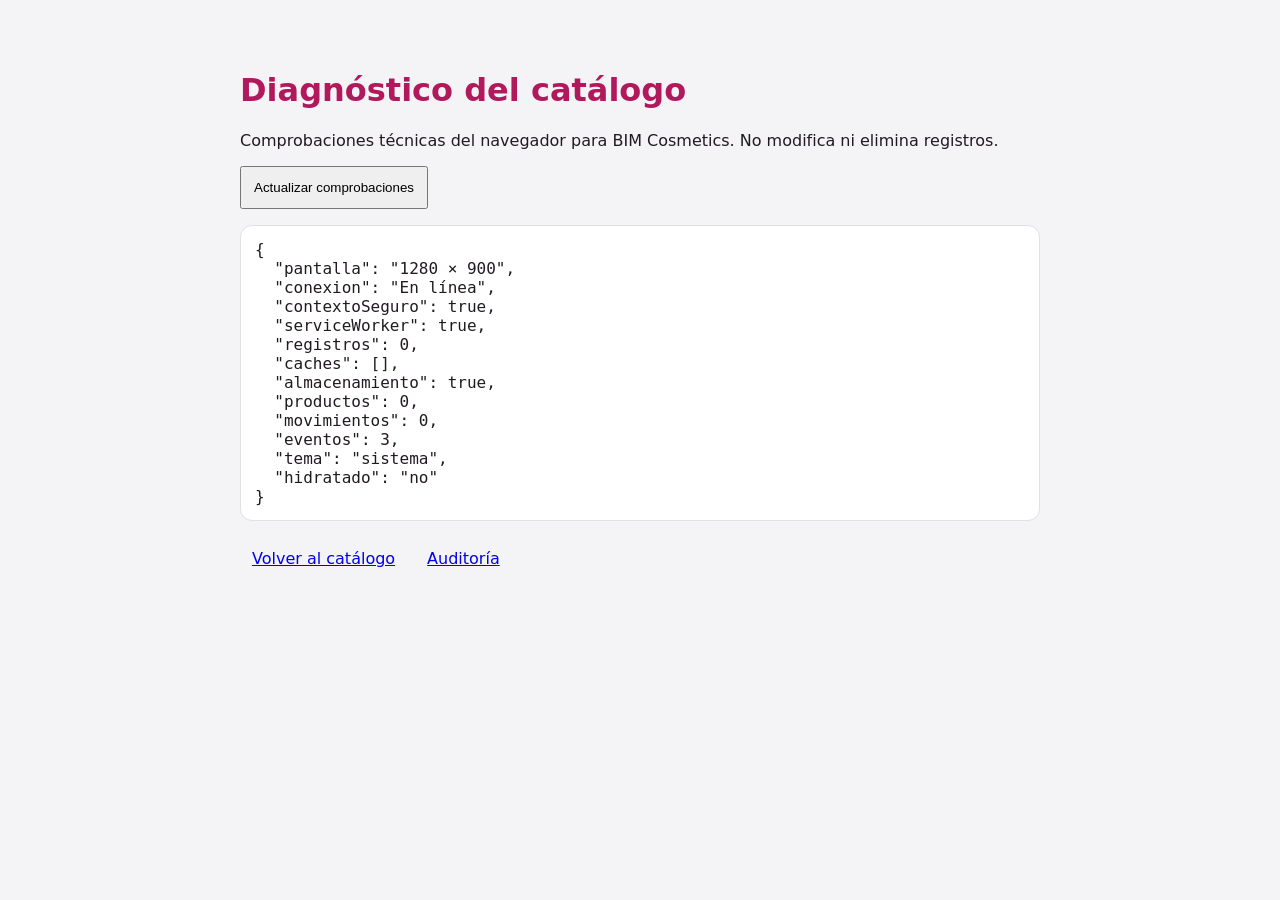
<file: diagnostico.html>
<!doctype html><html lang="es"><head><meta charset="utf-8"><meta name="viewport" content="width=device-width, initial-scale=1"><title>Diagnóstico · BIM Cosmetics</title><style>body{font:16px system-ui;max-width:800px;margin:30px auto;padding:20px;background:#f4f4f6;color:#211a20}h1{color:#b0195b}pre{white-space:pre-wrap;overflow-wrap:anywhere;background:#fff;border:1px solid #e2dfe5;border-radius:12px;padding:14px}a,button{display:inline-block;padding:12px;margin-right:8px}</style></head><body><h1>Diagnóstico del catálogo</h1><p>Comprobaciones técnicas del navegador para BIM Cosmetics. No modifica ni elimina registros.</p><button id="check">Actualizar comprobaciones</button><pre id="result" role="status"></pre><a href="index.html">Volver al catálogo</a><a href="auditoria.html">Auditoría</a><script>
async function check(){const result={pantalla:innerWidth+' × '+innerHeight,conexion:navigator.onLine?'En línea':'Sin conexión',contextoSeguro:isSecureContext,serviceWorker:'serviceWorker'in navigator,registros:0,caches:[],almacenamiento:false,productos:0,movimientos:0,eventos:0,tema:document.documentElement.dataset.theme||'sistema',hidratado:document.documentElement.dataset.hidratado||'no'};try{result.registros=(await navigator.serviceWorker.getRegistrations()).filter(r=>r.scope===new URL('./',location).href).length;result.caches=(await caches.keys()).filter(k=>k.startsWith('inventario-'));}catch{}try{result.almacenamiento=!!localStorage;const data=JSON.parse(localStorage.getItem('inv_data_v1')||'{}');result.productos=data.p?.length||0;result.movimientos=data.m?.length||0;result.eventos=JSON.parse(localStorage.getItem('inv_bitacora_v1')||'[]').length;}catch{}document.getElementById('result').textContent=JSON.stringify(result,null,2);}document.getElementById('check').addEventListener('click',check);check();
</script></body></html>
</file>
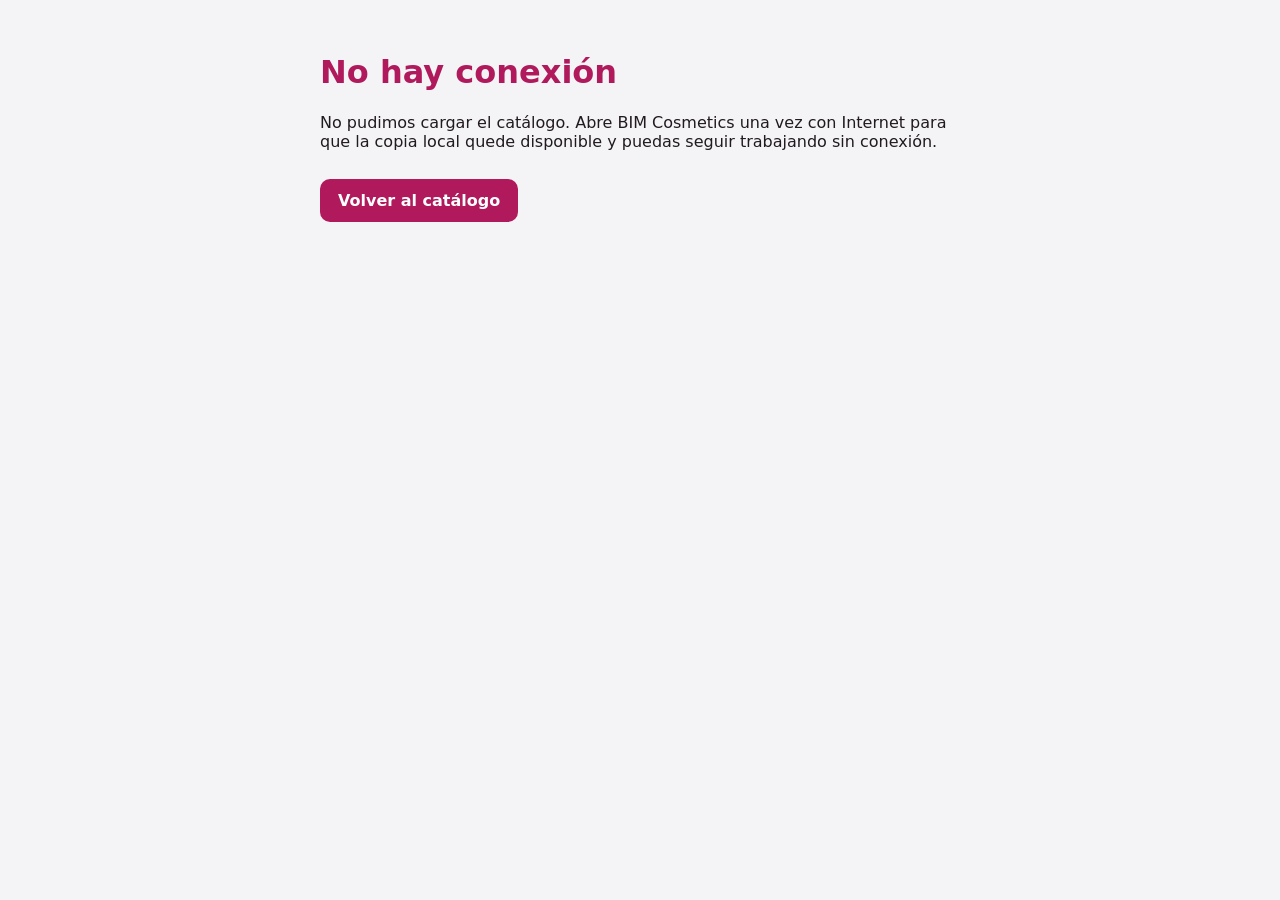
<file: offline.html>
<!doctype html><html lang="es"><meta charset="utf-8"><meta name="viewport" content="width=device-width, initial-scale=1"><title>Sin conexión · BIM Cosmetics</title><style>body{font:16px system-ui;max-width:640px;margin:auto;padding:32px;background:#f4f4f6;color:#211a20}h1{color:#b0195b}a{display:inline-block;margin-top:12px;padding:12px 18px;border-radius:10px;background:#b0195b;color:#fff;text-decoration:none;font-weight:700}</style><h1>No hay conexión</h1><p>No pudimos cargar el catálogo. Abre BIM Cosmetics una vez con Internet para que la copia local quede disponible y puedas seguir trabajando sin conexión.</p><a href="index.html">Volver al catálogo</a></html>
</file>
<file: css/styles.css>
:root{--bg:#f4f4f6;--surface:#fff;--surface2:#f0eff3;--ink:#211a20;--muted:#6b6470;--line:#e2dfe5;--accent:#b0195b;--accent-ink:#fff;--gold:#b08d2f;--warn:#b45309;--danger:#c0392b;--ok:#15803d;--shadow:0 1px 2px rgba(33,26,32,.06),0 8px 24px rgba(33,26,32,.07);--r:14px;
box-sizing:border-box;padding-top:env(safe-area-inset-top,0px);padding-bottom:env(safe-area-inset-bottom,0px)}
@media (prefers-color-scheme:dark){:root:not([data-theme="light"]){color-scheme:dark;--bg:#141116;--surface:#1e1920;--surface2:#2a232d;--ink:#f4eef3;--muted:#b9aeb8;--line:#3d3240;--accent:#ff8fbe;--accent-ink:#3a0a20;--gold:#e6c56a;--warn:#f5a524;--danger:#ff9b8d;--ok:#5ee09a;--shadow:0 1px 2px rgba(0,0,0,.4),0 8px 24px rgba(0,0,0,.35)}}
:root[data-theme="dark"]{color-scheme:dark;--bg:#141116;--surface:#1e1920;--surface2:#2a232d;--ink:#f4eef3;--muted:#b9aeb8;--line:#3d3240;--accent:#ff8fbe;--accent-ink:#3a0a20;--gold:#e6c56a;--warn:#f5a524;--danger:#ff9b8d;--ok:#5ee09a;--shadow:0 1px 2px rgba(0,0,0,.4),0 8px 24px rgba(0,0,0,.35)}
html{scroll-padding-top:env(safe-area-inset-top,0px)}
*{box-sizing:border-box}
body{margin:0;background:var(--bg);color:var(--ink);font:500 15px/1.5 Manrope,system-ui,-apple-system,"Segoe UI",sans-serif;transition:background .25s,color .25s}
body::before{content:"";position:fixed;inset:0 0 auto;height:env(safe-area-inset-top,0px);background:var(--surface);z-index:60}
button,input,select,textarea{font:inherit;color:inherit}
button{cursor:pointer}
:focus-visible{outline:2px solid var(--accent);outline-offset:2px}
header{position:sticky;top:env(safe-area-inset-top,0px);z-index:50;display:flex;align-items:center;gap:12px;padding:12px 20px;background:var(--surface);border-bottom:1px solid var(--line)}
.brand{display:flex;align-items:center;gap:10px;font-weight:800;font-size:18px;letter-spacing:-.02em}
.logo{width:34px;height:34px;border-radius:10px;background:var(--accent);color:var(--accent-ink);display:grid;place-items:center;font-size:18px}
.spacer{flex:1}
.icon-btn{width:40px;height:40px;border-radius:10px;border:1px solid var(--line);background:var(--surface2);display:grid;place-items:center;font-size:18px}
.icon-btn:hover{border-color:var(--accent)}
.burger{display:none;flex-direction:column;gap:4px}
.burger span{display:block;width:18px;height:2px;background:var(--ink);border-radius:2px;transition:.25s}
body.nav-open .burger span:nth-child(1){transform:translateY(6px) rotate(45deg)}
body.nav-open .burger span:nth-child(2){opacity:0}
body.nav-open .burger span:nth-child(3){transform:translateY(-6px) rotate(-45deg)}
.layout{display:grid;grid-template-columns:230px 1fr;min-height:calc(100vh - 66px)}
nav.side{padding:18px 14px;background:var(--surface);border-right:1px solid var(--line);display:flex;flex-direction:column;gap:4px}
nav.side a{display:flex;gap:10px;align-items:center;padding:10px 12px;border-radius:10px;color:var(--muted);text-decoration:none;font-weight:700}
nav.side a:hover{background:var(--surface2);color:var(--ink)}
nav.side a.active{background:var(--accent);color:var(--accent-ink)}
main{padding:24px;max-width:1200px;width:100%;margin:0 auto}
.view{display:none}.view.active{display:block}
h1{font-size:26px;letter-spacing:-.02em;margin:0 0 4px}
.sub{color:var(--muted);margin:0 0 20px}
.carousel{position:relative;border-radius:var(--r);overflow:hidden;box-shadow:var(--shadow);margin-bottom:22px}
.track{display:flex;transition:transform .5s ease}
.slide{min-width:100%;padding:38px 34px;min-height:190px;color:#fff;display:flex;flex-direction:column;justify-content:center;gap:6px}
.slide h2{margin:0;font-size:clamp(22px,4vw,32px);letter-spacing:-.02em}
.slide p{margin:0;max-width:46ch;opacity:.92}
.s1{background:linear-gradient(120deg,#b0195b,#5b1b4d)}.s2{background:linear-gradient(120deg,#a16207,#713f12)}.s3{background:linear-gradient(120deg,#7e22ce,#3b0764)}
.car-btn{position:absolute;top:50%;transform:translateY(-50%);width:38px;height:38px;border-radius:50%;border:0;background:rgba(255,255,255,.22);color:#fff;font-size:18px;backdrop-filter:blur(4px)}
.car-btn:hover{background:rgba(255,255,255,.4)}.prev{left:12px}.next{right:12px}
.dots{position:absolute;bottom:12px;left:0;right:0;display:flex;justify-content:center;gap:7px}
.dots button{width:9px;height:9px;border-radius:50%;border:0;background:rgba(255,255,255,.5);padding:0}
.dots button.on{background:#fff;width:24px;border-radius:6px}
.stats{display:grid;grid-template-columns:repeat(auto-fit,minmax(190px,1fr));gap:14px;margin-bottom:22px}
.stat{background:var(--surface);border:1px solid var(--line);border-radius:var(--r);padding:16px 18px;box-shadow:var(--shadow)}
.stat small{color:var(--muted);font-weight:700}
.stat b{display:block;font-size:26px;letter-spacing:-.02em;margin-top:2px}
.toolbar{display:flex;flex-wrap:wrap;gap:10px;margin-bottom:16px;padding:14px;background:var(--surface);border:1px solid var(--line);border-radius:var(--r)}
.toolbar .field{flex:1 1 160px}
.field label{display:block;font-size:13px;font-weight:700;color:var(--muted);margin-bottom:4px}
input,select,textarea{width:100%;padding:10px 12px;border-radius:10px;border:1px solid var(--line);background:var(--surface2)}
input:focus,select:focus,textarea:focus{border-color:var(--accent)}
.invalid{border-color:var(--danger)!important}
.err{color:var(--danger);font-size:12.5px;min-height:16px;margin-top:3px}
.btn{padding:10px 16px;border-radius:10px;border:1px solid var(--line);background:var(--surface2);font-weight:700}
.btn:hover{border-color:var(--accent)}
.btn.primary{background:var(--accent);color:var(--accent-ink);border-color:var(--accent)}
.btn.danger{color:var(--danger)}
.btn.sm{padding:6px 10px;font-size:13px}
.grid{display:grid;grid-template-columns:repeat(auto-fill,minmax(230px,1fr));gap:16px}
.card{background:var(--surface);border:1px solid var(--line);border-radius:var(--r);overflow:hidden;box-shadow:var(--shadow);display:flex;flex-direction:column}
.thumb{height:130px;display:grid;place-items:center;font-size:54px;position:relative}
.badge{position:absolute;top:10px;right:10px;font-size:12px;font-weight:800;padding:3px 9px;border-radius:99px;background:var(--surface);color:var(--ok)}
.badge.low{color:var(--warn)}.badge.out{color:var(--danger)}
.body{padding:14px;display:flex;flex-direction:column;gap:6px;flex:1}
.body h3{margin:0;font-size:16px}
.meta{color:var(--muted);font-size:13px}
.price{font-weight:800;font-size:18px}
.bar{height:6px;border-radius:6px;background:var(--surface2);overflow:hidden}
.bar i{display:block;height:100%;background:var(--ok)}
.bar.low i{background:var(--warn)}.bar.out i{background:var(--danger)}
.actions{display:flex;gap:6px;margin-top:auto;padding-top:8px}
.actions .btn{flex:1}
.empty{text-align:center;color:var(--muted);padding:40px;background:var(--surface);border:1px dashed var(--line);border-radius:var(--r)}
.tbl{overflow-x:auto;background:var(--surface);border:1px solid var(--line);border-radius:var(--r)}
table{width:100%;border-collapse:collapse;min-width:560px}
th,td{padding:11px 14px;text-align:left;border-bottom:1px solid var(--line)}
th{color:var(--muted);font-size:13px}
.in{color:var(--ok);font-weight:800}.out{color:var(--danger);font-weight:800}
.modal{position:fixed;inset:0;background:rgba(5,12,18,.55);display:none;align-items:center;justify-content:center;padding:16px;z-index:100}
.modal.show{display:flex}
.dialog{background:var(--surface);border-radius:var(--r);padding:22px;width:100%;max-width:520px;max-height:90vh;overflow:auto;box-shadow:var(--shadow)}
.dialog h2{margin:0 0 14px}
.row{display:grid;grid-template-columns:1fr 1fr;gap:12px}
.fgroup{margin-bottom:10px}
.foot{display:flex;justify-content:flex-end;gap:8px;margin-top:12px}
.swatches{display:flex;gap:8px;flex-wrap:wrap}
.swatches button{width:30px;height:30px;border-radius:50%;border:2px solid transparent}
.swatches button.on{border-color:var(--ink)}
#toast{position:fixed;bottom:calc(20px + env(safe-area-inset-bottom,0px));left:50%;transform:translateX(-50%) translateY(30px);background:var(--ink);color:var(--bg);padding:10px 18px;border-radius:10px;opacity:0;transition:.3s;z-index:200;font-weight:700}
#toast.show{opacity:1;transform:translateX(-50%)}
.scrim{display:none}
@media (max-width:900px){
.burger{display:flex}
.layout{grid-template-columns:1fr}
nav.side{position:fixed;top:0;bottom:0;left:0;width:250px;z-index:70;padding-top:calc(70px + env(safe-area-inset-top,0px));transform:translateX(-100%);transition:transform .3s}
body.nav-open nav.side{transform:none}
body.nav-open .scrim{display:block;position:fixed;inset:0;background:rgba(5,12,18,.5);z-index:65}
header{z-index:80}
main{padding:16px}.row{grid-template-columns:1fr}
}
.chips{display:flex;gap:8px;overflow-x:auto;padding-bottom:10px;margin-bottom:6px}
.chip{white-space:nowrap;padding:7px 14px;border-radius:99px;border:1px solid var(--line);background:var(--surface);font-weight:700;color:var(--muted)}
.chip:hover{border-color:var(--accent)}.chip.on{background:var(--accent);color:var(--accent-ink);border-color:var(--accent)}
.catlink,#catToggle{display:block;width:100%;text-align:left;background:none;border:0;padding:8px 12px;border-radius:10px;color:var(--muted);font-weight:700}
.catlink{padding-left:34px;font-weight:600}
.catlink:hover,#catToggle:hover{background:var(--surface2);color:var(--ink)}
.valid{border-color:var(--ok)!important}
.more{width:100%;margin-top:2px}.extra{padding:6px 0}
.two{display:grid;grid-template-columns:1fr 1fr;gap:16px;align-items:start}
.panel{background:var(--surface);border:1px solid var(--line);border-radius:var(--r);padding:18px;margin-bottom:16px;box-shadow:var(--shadow)}
.company{list-style:none;margin:12px 0 0;padding:0;display:grid;gap:8px}
.socials{display:flex;flex-wrap:wrap;gap:10px;margin-top:12px}
.social{display:inline-flex;gap:8px;align-items:center;padding:9px 14px;border-radius:99px;border:1px solid var(--line);background:var(--surface2);color:var(--ink);text-decoration:none;font-weight:700;transition:transform .2s,border-color .2s}
.social:hover{border-color:var(--accent);transform:translateY(-2px)}
.ok{background:var(--surface2);border-left:4px solid var(--ok);padding:10px 12px;border-radius:8px;margin-top:10px}
.cnt{text-align:right;color:var(--muted);font-size:12px}
.sitefoot{padding:20px;border-top:1px solid var(--line);background:var(--surface);display:flex;flex-wrap:wrap;gap:12px;justify-content:space-between;align-items:center;color:var(--muted)}
.sitefoot .socials{margin:0}
@media (max-width:760px){.two{grid-template-columns:1fr}}
.alert{display:flex;flex-wrap:wrap;gap:8px;align-items:center;background:var(--surface);border:1px solid var(--warn);border-left:5px solid var(--warn);border-radius:var(--r);padding:12px 14px;margin-bottom:16px}
.brow{display:grid;grid-template-columns:110px 1fr 40px;gap:10px;align-items:center;margin:8px 0}
.brow .bar{height:10px}.brow b{text-align:right}
.fav{position:absolute;top:8px;left:8px;width:32px;height:32px;border-radius:50%;border:0;background:var(--surface);font-size:16px;color:var(--muted)}
.fav.on{color:#d4a017}
.log-type{font-weight:800;color:var(--accent)}
#logToolbar{align-items:flex-end}
#logToolbar .field label{margin-bottom:4px}
.faq .q{width:100%;text-align:left;background:none;border:0;border-bottom:1px solid var(--line);padding:12px 0;font-weight:700}
.faq .a{padding:10px 0;color:var(--muted)}
#toTop{position:fixed;right:16px;bottom:calc(16px + env(safe-area-inset-bottom,0px));z-index:40}
@media (prefers-reduced-motion:reduce){*{transition:none!important}}
</file>
<file: css/mejoras.css>
/* BIM Cosmetics · Lobby de una pantalla (sin scroll de página). */
:root[data-theme="dark"]{
  --bg:#071426;--surface:rgba(9,29,51,.82);--surface2:rgba(18,50,82,.72);--ink:#eaf6ff;--muted:#8db3d3;
  --line:rgba(79,150,210,.32);--accent:#35c3f2;--accent-ink:#04121f;--gold:#e8b34b;--warn:#f3bf4e;
  --danger:#ff7b6b;--ok:#53e6a3;--shadow:0 18px 50px rgba(0,0,0,.35);--glass:rgba(8,28,50,.58);
  --glass2:rgba(12,38,64,.78);--card:rgba(10,32,56,.94);--bar:rgba(5,18,34,.94);--line-strong:rgba(53,195,242,.6);
}
:root[data-theme="light"]{
  --bg:#e9f1f7;--surface:rgba(255,255,255,.9);--surface2:#eef4f9;--ink:#102a40;--muted:#5a7690;
  --line:#c9dbe8;--accent:#0b7ea8;--accent-ink:#fff;--gold:#8a5a00;--warn:#a16207;
  --danger:#c0392b;--ok:#15803d;--shadow:0 18px 50px rgba(28,58,84,.16);--glass:rgba(255,255,255,.7);
  --glass2:rgba(255,255,255,.9);--card:#fff;--bar:rgba(255,255,255,.92);--line-strong:rgba(11,126,168,.55);
}
html,body{height:100%;overflow:hidden!important}
body.inventario-pwa{
  height:100dvh;min-height:0;overflow:hidden;display:grid;grid-template-rows:58px minmax(0,1fr) 70px;
  margin:0;padding:0;color:var(--ink);font-family:Manrope,system-ui,-apple-system,"Segoe UI",sans-serif;
  background:linear-gradient(180deg,rgba(4,15,29,.58),rgba(4,15,29,.94)),radial-gradient(900px 480px at 68% 12%,rgba(53,195,242,.18),transparent 60%),url('../img/hero-cosmetics.jpg') center/cover fixed;
}
:root[data-theme="light"] body.inventario-pwa{background:linear-gradient(180deg,rgba(233,241,247,.78),rgba(233,241,247,.96)),radial-gradient(900px 480px at 68% 12%,rgba(11,126,168,.12),transparent 60%),url('../img/hero-cosmetics.jpg') center/cover fixed}
.skip-link{position:fixed;left:12px;top:-70px;z-index:500;padding:10px 14px;border-radius:8px;background:var(--accent);color:var(--accent-ink);font-weight:900;text-decoration:none;transition:top .2s}
.skip-link:focus{top:10px}
a.btn{display:inline-flex;align-items:center;justify-content:center;color:var(--ink);text-decoration:none}
a.btn.primary{color:var(--accent-ink)}

/* ---------- Barra superior ---------- */
header.lobby-top{position:relative;top:auto;z-index:95;display:flex;align-items:center;gap:12px;min-height:58px;padding:7px 16px;background:linear-gradient(180deg,var(--bar),rgba(5,18,34,.55));border-bottom:1px solid var(--line);backdrop-filter:blur(12px)}
.brand{display:flex;align-items:center;gap:10px;text-decoration:none;color:inherit;min-width:0}
.logo{width:40px;height:40px;border-radius:50%;background:linear-gradient(135deg,#1b4d78,#0a2742);border:2px solid var(--gold);color:var(--gold);display:grid;place-items:center;font-size:18px;font-weight:900;box-shadow:0 0 0 3px rgba(232,179,75,.13);flex:0 0 auto}
.brand-text{display:flex;flex-direction:column;line-height:1.06;min-width:0}
.brand-text small{font-size:9px;letter-spacing:.16em;text-transform:uppercase;color:var(--muted);font-weight:800}
#brandName{font-size:16px;font-weight:900;letter-spacing:-.02em;white-space:nowrap}
.level{margin-left:5px;padding:2px 6px;border-radius:4px;background:rgba(232,179,75,.14);border:1px solid rgba(232,179,75,.5);color:var(--gold);font-size:9px;font-weight:900;letter-spacing:.08em;white-space:nowrap}
.top-stats{display:flex;align-items:center;gap:6px}
.currency{display:flex;align-items:center;gap:5px;padding:5px 9px;border-radius:999px;background:rgba(3,16,30,.55);border:1px solid var(--line);font-size:11px;color:var(--ink);white-space:nowrap}
:root[data-theme="light"] .currency{background:rgba(255,255,255,.75)}
.currency b{color:var(--gold);font-size:12px}
.currency em{font-style:normal;color:var(--muted);font-size:10px}
.currency.warn b{color:var(--warn)}
.currency.gold b{color:var(--gold)}
.header-cta{display:none}
.cart-btn{position:relative;flex:0 0 auto;font-size:16px}
.cart-badge{position:absolute;top:-3px;right:-3px;min-width:17px;height:17px;padding:0 4px;border-radius:99px;background:var(--gold);color:#2b1b00;font-size:9px;font-weight:900;display:grid;place-items:center;border:1px solid var(--bar)}
.cart-badge[hidden]{display:none!important}
.mini-emoji{width:32px;height:32px;border-radius:6px;background:var(--surface);display:grid;place-items:center;font-size:16px;flex:0 0 auto}
.cloud-btn{flex:0 0 auto;font-size:16px}
.cloud-btn[data-state="ok"]{border-color:rgba(83,230,163,.55);box-shadow:0 0 12px rgba(83,230,163,.16)}
.cloud-btn[data-state="error"],.cloud-btn[data-state="auth"]{border-color:rgba(255,123,107,.55)}
.cloud-btn[data-state="setup"]{border-color:rgba(232,179,75,.55)}

/* ---------- Lobby ---------- */
.layout{display:grid;grid-template-columns:86px minmax(0,1fr) 252px;grid-template-rows:minmax(0,1fr);gap:10px;padding:10px 12px;height:100%;min-height:0;max-width:none;margin:0;overflow:hidden}
nav.side{min-height:0;height:100%;overflow:hidden;display:flex;flex-direction:column;gap:5px;padding:7px;background:var(--glass);border:1px solid var(--line);border-radius:14px;backdrop-filter:blur(14px);box-shadow:var(--shadow)}
nav.side a{display:flex;flex-direction:column;align-items:center;justify-content:center;gap:3px;flex:1 1 0;min-height:0;padding:6px 3px;border:1px solid transparent;border-radius:10px;color:var(--muted);font-size:10px;line-height:1.12;font-weight:800;letter-spacing:.02em;text-decoration:none;text-align:center}
nav.side a .nav-ico{font-size:19px;line-height:1;font-weight:400}
nav.side a:hover{background:rgba(53,195,242,.10);color:var(--ink)}
nav.side a.active{background:linear-gradient(180deg,rgba(53,195,242,.30),rgba(53,195,242,.08));border-color:var(--line-strong);color:#fff;box-shadow:inset 0 0 16px rgba(53,195,242,.22),0 0 14px rgba(53,195,242,.18)}
:root[data-theme="light"] nav.side a.active{color:#04222f}
#catToggle,#catList{display:none!important}
main{min-height:0;height:100%;overflow:hidden;max-width:none;margin:0;padding:0;display:flex;flex-direction:column;background:var(--glass);border:1px solid var(--line);border-radius:16px;backdrop-filter:blur(12px);box-shadow:var(--shadow)}
.view{display:none;flex-direction:column;height:100%;min-height:0;padding:13px 15px;gap:10px;overflow:hidden}
.view.active{display:flex}
.view[hidden],[hidden]{display:none!important}
.section-head{display:flex;align-items:center;justify-content:space-between;gap:12px;flex-wrap:wrap;margin:0;flex:0 0 auto}
.section-head h2{font-size:22px;line-height:1.05;letter-spacing:-.03em;margin:1px 0 2px}
.section-head .sub{font-size:11.5px;margin:0;max-width:72ch;color:var(--muted)}
.eyebrow{display:inline-block;font-size:9.5px;letter-spacing:.18em;text-transform:uppercase;color:var(--accent);font-weight:900}
.head-actions{display:flex;gap:6px;flex-wrap:wrap}
.head-actions .btn{padding:7px 11px;font-size:11px;border-radius:999px}
.sub{color:var(--muted);margin:0}
.panel{border-radius:12px;padding:12px}

/* ---------- Inicio / hero ---------- */
#v-inicio .section-head,#v-inicio .subtabs,#v-inicio .home-content,#v-inicio .alert{display:none!important}
.hero{flex:1;min-height:0;display:grid;grid-template-columns:minmax(0,1fr) minmax(0,.92fr);gap:16px;align-items:stretch;padding:0;max-height:none}
.hero-copy{display:flex;flex-direction:column;justify-content:center;min-height:0;padding:0 4px}
.hero-copy h1{font-size:clamp(28px,3.4vw,50px);line-height:1.02;letter-spacing:-.05em;margin:8px 0 12px;font-weight:900}
.hero-copy h1 em{font-style:normal;color:var(--accent);text-shadow:0 0 24px rgba(53,195,242,.32)}
.hero-lead{font-size:13.5px;line-height:1.55;color:var(--muted);max-width:46ch;margin:0}
.hero-actions{display:flex;flex-wrap:wrap;gap:8px;margin:15px 0 11px}
.btn.lg{padding:10px 17px;border-radius:999px;font-size:12.5px}
.hero-trust{display:flex;flex-wrap:wrap;gap:5px 13px;list-style:none;margin:0;padding:0;color:var(--muted);font-size:11px;font-weight:700}
.hero-media{position:relative;border-radius:14px;overflow:hidden;min-height:0;height:100%;box-shadow:0 18px 50px rgba(0,0,0,.35);background:var(--surface2)}
.hero-media img{width:100%;height:100%;object-fit:cover;display:block}
.hero-media::after{content:"";position:absolute;inset:0;background:linear-gradient(180deg,transparent 52%,rgba(4,15,29,.55));pointer-events:none}
.hero-badge{position:absolute;left:10px;right:10px;bottom:10px;z-index:1;display:flex;align-items:center;justify-content:space-between;gap:10px;padding:9px 12px;border-radius:10px;background:rgba(255,255,255,.92);color:#102a40;backdrop-filter:blur(8px);box-shadow:0 8px 22px rgba(0,0,0,.2)}
.hero-badge small{display:block;font-size:8px;letter-spacing:.14em;text-transform:uppercase;color:#5a7690;font-weight:900}
.hero-badge strong{display:block;font-size:12.5px;letter-spacing:-.02em}
.hero-badge-dot{width:28px;height:28px;border-radius:50%;background:#0b7ea8;color:#fff;display:grid;place-items:center;font-size:13px;flex:0 0 auto}

/* ---------- Catálogo ---------- */
.toolbar{border-radius:12px}
.chips{display:flex;gap:6px;overflow-x:auto;flex:0 0 auto;margin:0;padding-bottom:2px;scrollbar-width:none}
.chips::-webkit-scrollbar{display:none}
.chip{min-height:30px;padding:5px 11px;border-radius:999px;font-size:11px;white-space:nowrap}
.grid{flex:1;min-height:0;display:grid;grid-template-columns:repeat(var(--cols,3),minmax(0,1fr));grid-template-rows:repeat(var(--rows,1),minmax(0,1fr));gap:9px;overflow:hidden;height:auto}
.card{min-height:0;min-width:0;display:flex;flex-direction:column;border-radius:12px;overflow:hidden;background:var(--card);border:1px solid var(--line);box-shadow:0 8px 22px rgba(0,0,0,.22)}
.card:hover{transform:none;box-shadow:0 10px 30px rgba(0,0,0,.3);border-color:var(--line-strong)}
.thumb{height:auto;min-height:0;flex:1;position:relative;overflow:hidden;background:var(--surface2)}
.photo-open{position:absolute;inset:0;width:100%;height:100%;padding:0;border:0;background:none;display:grid;place-items:center;cursor:zoom-in}
.photo-open img{position:absolute;inset:0;width:100%;height:100%;object-fit:cover;display:block;transition:transform .5s ease}
.card:hover .photo-open img{transform:scale(1.04)}
.emoji-producto{font-size:42px;line-height:1}
.badge{top:7px;right:7px;font-size:9.5px;padding:3px 8px;border-radius:999px;backdrop-filter:blur(6px);max-width:62%;overflow:hidden;text-overflow:ellipsis;white-space:nowrap;pointer-events:none}
.fav{top:7px;left:7px;width:28px;height:28px;min-width:28px;min-height:28px;border-radius:50%;font-size:13px;z-index:2;background:rgba(4,15,29,.55);color:#fff;border:1px solid rgba(255,255,255,.25)}
.fav.on{color:#f3bf4e}
.body{padding:8px 9px 9px;gap:3px;flex:0 0 auto}
.body h3{font-size:12.5px;line-height:1.2;margin:0;white-space:nowrap;overflow:hidden;text-overflow:ellipsis}
.product-title{padding:0;background:none;border:0;text-align:left;min-height:0;color:inherit;font:inherit;cursor:pointer;width:100%;overflow:hidden}
.product-title h3{margin:0}
.meta{font-size:10px;white-space:nowrap;overflow:hidden;text-overflow:ellipsis}
.price{font-size:14px;font-weight:900;color:var(--accent)}
.bar{height:4px;border-radius:4px}
.actions{display:flex;gap:4px;margin-top:2px;padding-top:4px}
.actions .btn{flex:1;min-width:0;padding:4px 3px;font-size:10px;border-radius:7px;min-height:26px}
.actions .btn.sm{font-size:10px}
.paginador{display:flex;align-items:center;justify-content:center;gap:8px;flex:0 0 auto;min-height:30px;margin:0;font-size:11px}
.paginador .btn{min-height:28px;padding:4px 10px;font-size:11px;border-radius:8px}
.paginador span{color:var(--muted);font-size:11px}
.empty{grid-column:1/-1;padding:24px;border-radius:12px}

/* ---------- Tablas ---------- */
.tbl{flex:1;min-height:0;overflow:auto;border-radius:12px;overscroll-behavior:contain;-webkit-overflow-scrolling:touch}
.tbl th{font-size:10px;text-transform:uppercase;letter-spacing:.06em;padding:8px 10px}
.tbl td{font-size:11px;padding:7px 10px}
#logToolbar{align-items:flex-end}
#logToolbar .field label{font-size:10px}
#logToolbar .meta{font-size:10px}
#logToolbar{flex:0 0 auto}

/* ---------- Contacto ---------- */
.contact-shell{flex:1;min-height:0;display:grid;grid-template-columns:minmax(0,.8fr) minmax(0,1.2fr);gap:10px;overflow:hidden}
.contact-aside{position:relative;border-radius:14px;overflow:hidden;min-height:0;height:100%;background:var(--surface2)}
.contact-aside img{position:absolute;inset:0;width:100%;height:100%;object-fit:cover}
.contact-aside::after{content:"";position:absolute;inset:0;background:linear-gradient(180deg,transparent 35%,rgba(4,15,29,.82))}
.contact-aside-copy{position:absolute;left:0;right:0;bottom:0;z-index:1;padding:14px;color:#fff}
.contact-aside-copy h3{margin:0 0 4px;font-size:16px;letter-spacing:-.02em}
.contact-aside-copy p{margin:0 0 8px;font-size:11px;line-height:1.45;opacity:.92}
.contact-perks{list-style:none;display:flex;flex-wrap:wrap;gap:4px 10px;margin:0;padding:0;font-size:10px;font-weight:800}
.contact-main{min-width:0;min-height:0;display:flex;flex-direction:column;gap:8px}
.contact-main .subtabs{display:flex;gap:5px;flex-wrap:wrap;flex:0 0 auto;margin:0}
.subtabs button{min-height:30px;padding:5px 12px;border:1px solid var(--line);border-radius:999px;background:var(--surface);font-size:10.5px;font-weight:800;color:var(--muted)}
.subtabs button[aria-selected="true"]{background:var(--accent);border-color:var(--accent);color:var(--accent-ink)}
.contact-main .contact-content{flex:1;min-height:0;display:grid;grid-template-columns:1fr;overflow:auto}
.contact-main .contact-panel{display:block}
.contact-main .panel{border-radius:12px;padding:11px}
.contact-main .panel h3{margin:0 0 4px;font-size:14px}
.company{list-style:none;margin:8px 0 0;padding:0;display:grid;gap:4px;font-size:11px}
.company b{color:var(--ink)}
.socials{display:flex;flex-wrap:wrap;gap:6px;margin-top:8px}
.social{padding:5px 9px;font-size:10px;border-radius:999px;border:1px solid var(--line);background:var(--surface2);color:var(--ink);text-decoration:none;font-weight:700}
.social-label{display:inline}
.faq .q{width:100%;text-align:left;background:none;border:0;border-bottom:1px solid var(--line);padding:8px 0;font-size:11px;font-weight:800;min-height:0}
.faq .a{padding:5px 0;color:var(--muted);font-size:10.5px}
.contact-panel[id="contact-form"] .panel p{font-size:11px;margin:0 0 8px}

/* ---------- Nosotros ---------- */
.about-grid{flex:1;min-height:0;display:grid;grid-template-columns:minmax(0,.92fr) minmax(0,1.08fr);gap:10px;overflow:hidden}
.about-media{border-radius:14px;overflow:hidden;min-height:0;height:100%;background:var(--surface2)}
.about-media img{width:100%;height:100%;object-fit:cover;display:block}
.responsable-panel{margin:0;padding:14px;border-radius:14px;display:flex;flex-direction:column;justify-content:center;min-height:0;overflow:auto}
.responsable-panel h3{font-size:17px;letter-spacing:-.02em;margin:0 0 5px}
.responsable-panel p{font-size:11px;line-height:1.5;margin:0 0 8px}
.responsable-panel .stats{margin:6px 0}
.about-points{display:grid;gap:5px;margin:6px 0}
.about-points div{display:flex;align-items:center;gap:8px;padding:5px 8px;border-radius:8px;background:var(--surface2);font-size:10.5px;font-weight:700}
.about-points b{color:var(--accent);font-size:9px;letter-spacing:.08em}
.responsable-panel .meta{font-size:10px;margin:4px 0 8px}
.responsable-panel .btn{align-self:flex-start;padding:7px 12px;font-size:11px;border-radius:999px}

/* ---------- Panel derecho ---------- */
.lobby-aside{min-height:0;height:100%;display:flex;flex-direction:column;gap:7px;overflow:hidden}
.aside-card{background:var(--glass2);border:1px solid var(--line);border-radius:12px;padding:9px;backdrop-filter:blur(12px);box-shadow:0 8px 22px rgba(0,0,0,.18);flex:0 0 auto}
.assistant{display:flex;align-items:center;gap:8px}
.aside-avatar{width:34px;height:34px;border-radius:50%;background:linear-gradient(135deg,#1b4d78,#0a2742);border:2px solid var(--gold);color:var(--gold);display:grid;place-items:center;font-size:13px;font-weight:900;flex:0 0 auto}
.aside-id{min-width:0}
.aside-id strong{display:block;font-size:11px;white-space:nowrap;overflow:hidden;text-overflow:ellipsis}
.aside-id small{display:block;font-size:8.5px;color:var(--muted);white-space:nowrap;overflow:hidden;text-overflow:ellipsis}
.online-dot{color:var(--ok);font-size:9px;margin-left:auto;text-shadow:0 0 8px var(--ok)}
.aside-head{display:flex;align-items:center;justify-content:space-between;gap:6px;margin-bottom:5px}
.aside-head h3{font-size:9.5px;text-transform:uppercase;letter-spacing:.13em;color:var(--muted);margin:0}
.aside-head a{font-size:9px;color:var(--accent);text-decoration:none;font-weight:800}
.pill{font-size:8px;padding:1px 5px;border-radius:999px;background:rgba(53,195,242,.14);color:var(--accent);border:1px solid var(--line-strong)}
.stats{display:grid;grid-template-columns:1fr 1fr;gap:5px;margin:0}
.stat{padding:6px 7px;border-radius:8px;background:rgba(53,195,242,.08);border:1px solid var(--line);box-shadow:none;min-width:0}
.stat small{display:block;font-size:8px;text-transform:uppercase;letter-spacing:.06em;color:var(--muted);white-space:nowrap;overflow:hidden;text-overflow:ellipsis}
.stat b{display:block;font-size:12.5px;margin-top:1px;letter-spacing:-.02em;white-space:nowrap;overflow:hidden;text-overflow:ellipsis}
.mini-product{display:flex;align-items:center;gap:7px;padding:4px;border-radius:7px;text-decoration:none;color:inherit;min-height:0}
.mini-product:hover{background:rgba(53,195,242,.09)}
.mini-product img{width:32px;height:32px;border-radius:6px;object-fit:cover;flex:0 0 auto}
.mini-product strong{display:block;font-size:10px;line-height:1.15;white-space:nowrap;overflow:hidden;text-overflow:ellipsis}
.mini-product small{display:block;font-size:9px;color:var(--gold);font-weight:800}
.aside-help strong{font-size:11px}
.aside-help p{font-size:9.5px;color:var(--muted);margin:2px 0 6px}
.aside-help .btn{width:100%;padding:6px 8px;font-size:10px;border-radius:999px}

/* ---------- Barra inferior ---------- */
.lobby-bar{position:relative;z-index:90;display:flex;align-items:center;gap:12px;min-height:70px;padding:7px 16px;background:linear-gradient(0deg,var(--bar),rgba(5,18,34,.72));border-top:1px solid var(--line);backdrop-filter:blur(12px)}
.bar-brand{display:flex;align-items:center;gap:8px;min-width:0;max-width:250px}
.bar-logo{width:32px;height:32px;border-radius:9px;background:linear-gradient(135deg,#1b4d78,#0a2742);border:1.5px solid var(--gold);color:var(--gold);display:grid;place-items:center;font-weight:900;font-size:13px;flex:0 0 auto}
.bar-brand strong{display:block;font-size:11px;line-height:1.1;white-space:nowrap}
.bar-brand small{display:block;font-size:8.5px;color:var(--muted);max-width:205px;overflow:hidden;text-overflow:ellipsis;white-space:nowrap}
.bar-nav{display:flex;align-items:center;gap:2px;margin:0 auto;overflow-x:auto;scrollbar-width:none;min-width:0}
.bar-nav::-webkit-scrollbar{display:none}
.bar-nav a{display:flex;align-items:center;gap:4px;padding:7px 9px;border:1px solid transparent;border-radius:8px;color:var(--muted);font-size:9.5px;font-weight:800;text-decoration:none;text-transform:uppercase;letter-spacing:.04em;white-space:nowrap}
.bar-nav a span{font-size:13px}
.bar-nav a:hover{color:var(--ink);background:rgba(53,195,242,.08)}
.bar-nav a.active{color:#fff;background:rgba(53,195,242,.16);border-color:var(--line-strong)}
:root[data-theme="light"] .bar-nav a.active{color:#04222f}
.cta-gold{display:flex;align-items:center;justify-content:center;gap:9px;min-width:178px;padding:11px 20px;border-radius:6px;background:linear-gradient(180deg,#f4d27a,#d9a93e);color:#3a2600;font-weight:900;text-decoration:none;letter-spacing:.04em;box-shadow:0 4px 0 #8a6410,0 8px 22px rgba(0,0,0,.3);text-transform:uppercase;font-size:13px;white-space:nowrap}
.cta-gold:hover{filter:brightness(1.06)}
.cta-gold span{font-size:18px;line-height:1}

/* ---------- Carrito y pedidos ---------- */
.cart-dialog{max-width:640px}
.modal-heading{display:flex;align-items:center;justify-content:space-between;gap:10px;margin-bottom:10px}
.modal-heading h2{margin:0;font-size:20px;letter-spacing:-.02em}
.cart-items{display:flex;flex-direction:column;gap:6px;max-height:36vh;overflow:auto;margin:8px 0}
.cart-row{display:grid;grid-template-columns:42px minmax(0,1fr) auto auto 26px;align-items:center;gap:8px;padding:7px;border:1px solid var(--line);border-radius:9px;background:var(--surface2)}
.cart-thumb{width:42px;height:42px;border-radius:7px;overflow:hidden;background:var(--surface);display:grid;place-items:center;font-size:19px}
.cart-thumb img{width:100%;height:100%;object-fit:cover;display:block}
.cart-info{min-width:0}
.cart-info strong{display:block;font-size:11.5px;line-height:1.2;white-space:nowrap;overflow:hidden;text-overflow:ellipsis}
.cart-info small{display:block;font-size:9.5px;color:var(--muted);white-space:nowrap;overflow:hidden;text-overflow:ellipsis}
.cart-qty{display:flex;align-items:center;gap:4px}
.cart-qty button{width:24px;height:24px;padding:0;border-radius:6px;border:1px solid var(--line);background:var(--surface);color:var(--ink);font-size:13px;line-height:1}
.cart-qty b{min-width:15px;text-align:center;font-size:11px}
.cart-sub{font-size:11px;font-weight:900;color:var(--accent);white-space:nowrap}
.cart-del{width:24px;height:24px;padding:0;border-radius:50%;border:1px solid var(--line);background:transparent;color:var(--danger);font-size:11px}
.cart-total{display:flex;align-items:center;justify-content:space-between;padding:8px 2px;border-top:1px solid var(--line);color:var(--muted);font-size:12px}
.cart-total b{font-size:18px;color:var(--gold)}
.cart-empty{padding:18px;font-size:12px;text-align:center}
.order-ok{margin:4px 0 8px;font-size:12px}
.order-ok p{margin:4px 0 8px}

/* ---------- Modales y varios ---------- */
.modal{backdrop-filter:blur(3px)}
.dialog{border-radius:14px}
#toast{z-index:300}
#toTop{display:none!important}
.scrim{display:none}

/* ---------- Responsive ---------- */
@media (max-width:1240px){
  .layout{grid-template-columns:78px minmax(0,1fr)}
  .lobby-aside{display:none}
  .bar-brand{max-width:210px}
}
@media (max-width:900px){
  body.inventario-pwa{grid-template-rows:56px minmax(0,1fr) 64px}
  .brand-text small,.level{display:none}
  .top-stats .currency em{display:none}
  .currency{padding:4px 7px;font-size:10px}
  .layout{grid-template-columns:minmax(0,1fr);padding:7px}
  nav.side{position:fixed;top:0;bottom:0;left:0;width:min(78vw,270px);height:auto;padding:calc(68px + env(safe-area-inset-top,0px)) 12px 16px;display:flex;flex-direction:column;gap:6px;transform:translateX(-105%);transition:transform .3s ease;z-index:85;background:var(--bar);border-radius:0;border-right:1px solid var(--line);overflow-y:auto}
  body.nav-open nav.side{transform:none}
  nav.side a{flex:0 0 auto;flex-direction:row;justify-content:flex-start;gap:10px;padding:11px 12px;font-size:13px}
  nav.side a .nav-ico{font-size:18px}
  body.nav-open .scrim{display:block;position:fixed;inset:0;background:rgba(4,15,29,.62);z-index:80}
  .burger{display:flex}
  .view{padding:10px 11px;gap:7px}
  .hero{grid-template-columns:1fr;grid-template-rows:minmax(0,1fr) minmax(110px,38%);gap:8px}
  .hero-media{display:block;width:100%;height:100%;min-height:0;aspect-ratio:auto}
  .hero-copy h1{font-size:clamp(26px,6.4vw,36px)}
  .hero-lead{font-size:12px}
  .bar-brand{max-width:140px}
  .bar-brand small{display:none}
  .bar-nav a{padding:6px}
  .bar-nav a span{font-size:14px}
  .bar-nav a{font-size:0}
  .bar-nav a span{display:block}
  .cta-gold{min-width:0;padding:10px 12px;font-size:10.5px;gap:5px}
  .cta-gold span{display:none}
  .section-head h2{font-size:20px}
  .contact-shell{grid-template-columns:1fr}
  .contact-aside{display:none}
  .about-grid{grid-template-columns:1fr}
  .about-media{display:none}
  .responsable-panel{justify-content:flex-start}
}
@media (max-width:620px){
  .cart-row{grid-template-columns:38px minmax(0,1fr) auto;gap:5px 7px}
  .cart-thumb{grid-row:1/3}
  .cart-info{grid-column:2;grid-row:1}
  .cart-qty{grid-column:2;grid-row:2;justify-self:start}
  .cart-sub{grid-column:3;grid-row:2}
  .cart-del{grid-column:3;grid-row:1}
  .top-stats .currency:not(.gold){display:none}
  .bar-brand{display:none}
  .bar-nav{flex:1;justify-content:space-between}
  #brandName{font-size:14px}
}
@media (max-height:640px){
  body.inventario-pwa{grid-template-rows:52px minmax(0,1fr) 58px}
  header.lobby-top{min-height:52px;padding:4px 12px}
  .logo{width:34px;height:34px;font-size:15px}
  .lobby-bar{min-height:58px;padding:4px 12px}
  .cta-gold{padding:9px 14px}
  .hero-trust,.aside-help{display:none}
  .hero-copy h1{font-size:clamp(24px,3vw,36px)}
  .hero-lead{font-size:12px}
  .view{padding:9px 12px;gap:6px}
  .section-head h2{font-size:19px}
  .section-head .sub{display:none}
}
/* ---------- Pantallas pequeñas (móvil) ---------- */
.toolbar .field{min-width:0}
@media (max-width:520px){
  .top-stats{display:none!important}
}
@media (max-width:400px){
  header.lobby-top{gap:7px;padding:7px 9px}
  .logo{width:36px;height:36px;font-size:16px}
  #brandName{font-size:13px}
  .icon-btn{width:36px;height:36px;font-size:16px}
}
@media (prefers-reduced-motion:reduce){
  *{transition:none!important}
  .card:hover .photo-open img{transform:none}
}
</file>
<file: fase-ui-pwa/css/styles.css>
:root{--bg:#f4f4f6;--surface:#fff;--surface2:#f0eff3;--ink:#211a20;--muted:#6b6470;--line:#e2dfe5;--accent:#b0195b;--accent-ink:#fff;--gold:#b08d2f;--warn:#b45309;--danger:#c0392b;--ok:#15803d;--shadow:0 1px 2px rgba(33,26,32,.06),0 8px 24px rgba(33,26,32,.07);--r:14px;
box-sizing:border-box;padding-top:env(safe-area-inset-top,0px);padding-bottom:env(safe-area-inset-bottom,0px)}
@media (prefers-color-scheme:dark){:root:not([data-theme="light"]){color-scheme:dark;--bg:#141116;--surface:#1e1920;--surface2:#2a232d;--ink:#f4eef3;--muted:#b9aeb8;--line:#3d3240;--accent:#ff8fbe;--accent-ink:#3a0a20;--gold:#e6c56a;--warn:#f5a524;--danger:#ff9b8d;--ok:#5ee09a;--shadow:0 1px 2px rgba(0,0,0,.4),0 8px 24px rgba(0,0,0,.35)}}
:root[data-theme="dark"]{color-scheme:dark;--bg:#141116;--surface:#1e1920;--surface2:#2a232d;--ink:#f4eef3;--muted:#b9aeb8;--line:#3d3240;--accent:#ff8fbe;--accent-ink:#3a0a20;--gold:#e6c56a;--warn:#f5a524;--danger:#ff9b8d;--ok:#5ee09a;--shadow:0 1px 2px rgba(0,0,0,.4),0 8px 24px rgba(0,0,0,.35)}
html{scroll-padding-top:env(safe-area-inset-top,0px)}
*{box-sizing:border-box}
body{margin:0;background:var(--bg);color:var(--ink);font:500 15px/1.5 Manrope,system-ui,-apple-system,"Segoe UI",sans-serif;transition:background .25s,color .25s}
body::before{content:"";position:fixed;inset:0 0 auto;height:env(safe-area-inset-top,0px);background:var(--surface);z-index:60}
button,input,select,textarea{font:inherit;color:inherit}
button{cursor:pointer}
:focus-visible{outline:2px solid var(--accent);outline-offset:2px}
header{position:sticky;top:env(safe-area-inset-top,0px);z-index:50;display:flex;align-items:center;gap:12px;padding:12px 20px;background:var(--surface);border-bottom:1px solid var(--line)}
.brand{display:flex;align-items:center;gap:10px;font-weight:800;font-size:18px;letter-spacing:-.02em}
.logo{width:34px;height:34px;border-radius:10px;background:var(--accent);color:var(--accent-ink);display:grid;place-items:center;font-size:18px}
.spacer{flex:1}
.icon-btn{width:40px;height:40px;border-radius:10px;border:1px solid var(--line);background:var(--surface2);display:grid;place-items:center;font-size:18px}
.icon-btn:hover{border-color:var(--accent)}
.burger{display:none;flex-direction:column;gap:4px}
.burger span{display:block;width:18px;height:2px;background:var(--ink);border-radius:2px;transition:.25s}
body.nav-open .burger span:nth-child(1){transform:translateY(6px) rotate(45deg)}
body.nav-open .burger span:nth-child(2){opacity:0}
body.nav-open .burger span:nth-child(3){transform:translateY(-6px) rotate(-45deg)}
.layout{display:grid;grid-template-columns:230px 1fr;min-height:calc(100vh - 66px)}
nav.side{padding:18px 14px;background:var(--surface);border-right:1px solid var(--line);display:flex;flex-direction:column;gap:4px}
nav.side a{display:flex;gap:10px;align-items:center;padding:10px 12px;border-radius:10px;color:var(--muted);text-decoration:none;font-weight:700}
nav.side a:hover{background:var(--surface2);color:var(--ink)}
nav.side a.active{background:var(--accent);color:var(--accent-ink)}
main{padding:24px;max-width:1200px;width:100%;margin:0 auto}
.view{display:none}.view.active{display:block}
h1{font-size:26px;letter-spacing:-.02em;margin:0 0 4px}
.sub{color:var(--muted);margin:0 0 20px}
.carousel{position:relative;border-radius:var(--r);overflow:hidden;box-shadow:var(--shadow);margin-bottom:22px}
.track{display:flex;transition:transform .5s ease}
.slide{min-width:100%;padding:38px 34px;min-height:190px;color:#fff;display:flex;flex-direction:column;justify-content:center;gap:6px}
.slide h2{margin:0;font-size:clamp(22px,4vw,32px);letter-spacing:-.02em}
.slide p{margin:0;max-width:46ch;opacity:.92}
.s1{background:linear-gradient(120deg,#b0195b,#5b1b4d)}.s2{background:linear-gradient(120deg,#a16207,#713f12)}.s3{background:linear-gradient(120deg,#7e22ce,#3b0764)}
.car-btn{position:absolute;top:50%;transform:translateY(-50%);width:38px;height:38px;border-radius:50%;border:0;background:rgba(255,255,255,.22);color:#fff;font-size:18px;backdrop-filter:blur(4px)}
.car-btn:hover{background:rgba(255,255,255,.4)}.prev{left:12px}.next{right:12px}
.dots{position:absolute;bottom:12px;left:0;right:0;display:flex;justify-content:center;gap:7px}
.dots button{width:9px;height:9px;border-radius:50%;border:0;background:rgba(255,255,255,.5);padding:0}
.dots button.on{background:#fff;width:24px;border-radius:6px}
.stats{display:grid;grid-template-columns:repeat(auto-fit,minmax(190px,1fr));gap:14px;margin-bottom:22px}
.stat{background:var(--surface);border:1px solid var(--line);border-radius:var(--r);padding:16px 18px;box-shadow:var(--shadow)}
.stat small{color:var(--muted);font-weight:700}
.stat b{display:block;font-size:26px;letter-spacing:-.02em;margin-top:2px}
.toolbar{display:flex;flex-wrap:wrap;gap:10px;margin-bottom:16px;padding:14px;background:var(--surface);border:1px solid var(--line);border-radius:var(--r)}
.toolbar .field{flex:1 1 160px}
.field label{display:block;font-size:13px;font-weight:700;color:var(--muted);margin-bottom:4px}
input,select,textarea{width:100%;padding:10px 12px;border-radius:10px;border:1px solid var(--line);background:var(--surface2)}
input:focus,select:focus,textarea:focus{border-color:var(--accent)}
.invalid{border-color:var(--danger)!important}
.err{color:var(--danger);font-size:12.5px;min-height:16px;margin-top:3px}
.btn{padding:10px 16px;border-radius:10px;border:1px solid var(--line);background:var(--surface2);font-weight:700}
.btn:hover{border-color:var(--accent)}
.btn.primary{background:var(--accent);color:var(--accent-ink);border-color:var(--accent)}
.btn.danger{color:var(--danger)}
.btn.sm{padding:6px 10px;font-size:13px}
.grid{display:grid;grid-template-columns:repeat(auto-fill,minmax(230px,1fr));gap:16px}
.card{background:var(--surface);border:1px solid var(--line);border-radius:var(--r);overflow:hidden;box-shadow:var(--shadow);display:flex;flex-direction:column}
.thumb{height:130px;display:grid;place-items:center;font-size:54px;position:relative}
.badge{position:absolute;top:10px;right:10px;font-size:12px;font-weight:800;padding:3px 9px;border-radius:99px;background:var(--surface);color:var(--ok)}
.badge.low{color:var(--warn)}.badge.out{color:var(--danger)}
.body{padding:14px;display:flex;flex-direction:column;gap:6px;flex:1}
.body h3{margin:0;font-size:16px}
.meta{color:var(--muted);font-size:13px}
.price{font-weight:800;font-size:18px}
.bar{height:6px;border-radius:6px;background:var(--surface2);overflow:hidden}
.bar i{display:block;height:100%;background:var(--ok)}
.bar.low i{background:var(--warn)}.bar.out i{background:var(--danger)}
.actions{display:flex;gap:6px;margin-top:auto;padding-top:8px}
.actions .btn{flex:1}
.empty{text-align:center;color:var(--muted);padding:40px;background:var(--surface);border:1px dashed var(--line);border-radius:var(--r)}
.tbl{overflow-x:auto;background:var(--surface);border:1px solid var(--line);border-radius:var(--r)}
table{width:100%;border-collapse:collapse;min-width:560px}
th,td{padding:11px 14px;text-align:left;border-bottom:1px solid var(--line)}
th{color:var(--muted);font-size:13px}
.in{color:var(--ok);font-weight:800}.out{color:var(--danger);font-weight:800}
.modal{position:fixed;inset:0;background:rgba(5,12,18,.55);display:none;align-items:center;justify-content:center;padding:16px;z-index:100}
.modal.show{display:flex}
.dialog{background:var(--surface);border-radius:var(--r);padding:22px;width:100%;max-width:520px;max-height:90vh;overflow:auto;box-shadow:var(--shadow)}
.dialog h2{margin:0 0 14px}
.row{display:grid;grid-template-columns:1fr 1fr;gap:12px}
.fgroup{margin-bottom:10px}
.foot{display:flex;justify-content:flex-end;gap:8px;margin-top:12px}
.swatches{display:flex;gap:8px;flex-wrap:wrap}
.swatches button{width:30px;height:30px;border-radius:50%;border:2px solid transparent}
.swatches button.on{border-color:var(--ink)}
#toast{position:fixed;bottom:calc(20px + env(safe-area-inset-bottom,0px));left:50%;transform:translateX(-50%) translateY(30px);background:var(--ink);color:var(--bg);padding:10px 18px;border-radius:10px;opacity:0;transition:.3s;z-index:200;font-weight:700}
#toast.show{opacity:1;transform:translateX(-50%)}
.scrim{display:none}
@media (max-width:900px){
.burger{display:flex}
.layout{grid-template-columns:1fr}
nav.side{position:fixed;top:0;bottom:0;left:0;width:250px;z-index:70;padding-top:calc(70px + env(safe-area-inset-top,0px));transform:translateX(-100%);transition:transform .3s}
body.nav-open nav.side{transform:none}
body.nav-open .scrim{display:block;position:fixed;inset:0;background:rgba(5,12,18,.5);z-index:65}
header{z-index:80}
main{padding:16px}.row{grid-template-columns:1fr}
}
.chips{display:flex;gap:8px;overflow-x:auto;padding-bottom:10px;margin-bottom:6px}
.chip{white-space:nowrap;padding:7px 14px;border-radius:99px;border:1px solid var(--line);background:var(--surface);font-weight:700;color:var(--muted)}
.chip:hover{border-color:var(--accent)}.chip.on{background:var(--accent);color:var(--accent-ink);border-color:var(--accent)}
.catlink,#catToggle{display:block;width:100%;text-align:left;background:none;border:0;padding:8px 12px;border-radius:10px;color:var(--muted);font-weight:700}
.catlink{padding-left:34px;font-weight:600}
.catlink:hover,#catToggle:hover{background:var(--surface2);color:var(--ink)}
.valid{border-color:var(--ok)!important}
.more{width:100%;margin-top:2px}.extra{padding:6px 0}
.two{display:grid;grid-template-columns:1fr 1fr;gap:16px;align-items:start}
.panel{background:var(--surface);border:1px solid var(--line);border-radius:var(--r);padding:18px;margin-bottom:16px;box-shadow:var(--shadow)}
.company{list-style:none;margin:12px 0 0;padding:0;display:grid;gap:8px}
.socials{display:flex;flex-wrap:wrap;gap:10px;margin-top:12px}
.social{display:inline-flex;gap:8px;align-items:center;padding:9px 14px;border-radius:99px;border:1px solid var(--line);background:var(--surface2);color:var(--ink);text-decoration:none;font-weight:700;transition:transform .2s,border-color .2s}
.social:hover{border-color:var(--accent);transform:translateY(-2px)}
.ok{background:var(--surface2);border-left:4px solid var(--ok);padding:10px 12px;border-radius:8px;margin-top:10px}
.cnt{text-align:right;color:var(--muted);font-size:12px}
.sitefoot{padding:20px;border-top:1px solid var(--line);background:var(--surface);display:flex;flex-wrap:wrap;gap:12px;justify-content:space-between;align-items:center;color:var(--muted)}
.sitefoot .socials{margin:0}
@media (max-width:760px){.two{grid-template-columns:1fr}}
.alert{display:flex;flex-wrap:wrap;gap:8px;align-items:center;background:var(--surface);border:1px solid var(--warn);border-left:5px solid var(--warn);border-radius:var(--r);padding:12px 14px;margin-bottom:16px}
.brow{display:grid;grid-template-columns:110px 1fr 40px;gap:10px;align-items:center;margin:8px 0}
.brow .bar{height:10px}.brow b{text-align:right}
.fav{position:absolute;top:8px;left:8px;width:32px;height:32px;border-radius:50%;border:0;background:var(--surface);font-size:16px;color:var(--muted)}
.fav.on{color:#d4a017}
.log-type{font-weight:800;color:var(--accent)}
#logToolbar{align-items:flex-end}
#logToolbar .field label{margin-bottom:4px}
.faq .q{width:100%;text-align:left;background:none;border:0;border-bottom:1px solid var(--line);padding:12px 0;font-weight:700}
.faq .a{padding:10px 0;color:var(--muted)}
#toTop{position:fixed;right:16px;bottom:calc(16px + env(safe-area-inset-bottom,0px));z-index:40}
@media (prefers-reduced-motion:reduce){*{transition:none!important}}
</file>
<file: fase-ui-pwa/css/mejoras.css>
/* BIM Cosmetics · Lobby de una pantalla (sin scroll de página). */
:root[data-theme="dark"]{
  --bg:#071426;--surface:rgba(9,29,51,.82);--surface2:rgba(18,50,82,.72);--ink:#eaf6ff;--muted:#8db3d3;
  --line:rgba(79,150,210,.32);--accent:#35c3f2;--accent-ink:#04121f;--gold:#e8b34b;--warn:#f3bf4e;
  --danger:#ff7b6b;--ok:#53e6a3;--shadow:0 18px 50px rgba(0,0,0,.35);--glass:rgba(8,28,50,.58);
  --glass2:rgba(12,38,64,.78);--card:rgba(10,32,56,.94);--bar:rgba(5,18,34,.94);--line-strong:rgba(53,195,242,.6);
}
:root[data-theme="light"]{
  --bg:#e9f1f7;--surface:rgba(255,255,255,.9);--surface2:#eef4f9;--ink:#102a40;--muted:#5a7690;
  --line:#c9dbe8;--accent:#0b7ea8;--accent-ink:#fff;--gold:#8a5a00;--warn:#a16207;
  --danger:#c0392b;--ok:#15803d;--shadow:0 18px 50px rgba(28,58,84,.16);--glass:rgba(255,255,255,.7);
  --glass2:rgba(255,255,255,.9);--card:#fff;--bar:rgba(255,255,255,.92);--line-strong:rgba(11,126,168,.55);
}
html,body{height:100%;overflow:hidden!important}
body.inventario-pwa{
  height:100dvh;min-height:0;overflow:hidden;display:grid;grid-template-rows:58px minmax(0,1fr) 70px;
  margin:0;padding:0;color:var(--ink);font-family:Manrope,system-ui,-apple-system,"Segoe UI",sans-serif;
  background:linear-gradient(180deg,rgba(4,15,29,.58),rgba(4,15,29,.94)),radial-gradient(900px 480px at 68% 12%,rgba(53,195,242,.18),transparent 60%),url('../img/hero-cosmetics.jpg') center/cover fixed;
}
:root[data-theme="light"] body.inventario-pwa{background:linear-gradient(180deg,rgba(233,241,247,.78),rgba(233,241,247,.96)),radial-gradient(900px 480px at 68% 12%,rgba(11,126,168,.12),transparent 60%),url('../img/hero-cosmetics.jpg') center/cover fixed}
.skip-link{position:fixed;left:12px;top:-70px;z-index:500;padding:10px 14px;border-radius:8px;background:var(--accent);color:var(--accent-ink);font-weight:900;text-decoration:none;transition:top .2s}
.skip-link:focus{top:10px}
a.btn{display:inline-flex;align-items:center;justify-content:center;color:var(--ink);text-decoration:none}
a.btn.primary{color:var(--accent-ink)}

/* ---------- Barra superior ---------- */
header.lobby-top{position:relative;top:auto;z-index:95;display:flex;align-items:center;gap:12px;min-height:58px;padding:7px 16px;background:linear-gradient(180deg,var(--bar),rgba(5,18,34,.55));border-bottom:1px solid var(--line);backdrop-filter:blur(12px)}
.brand{display:flex;align-items:center;gap:10px;text-decoration:none;color:inherit;min-width:0}
.logo{width:40px;height:40px;border-radius:50%;background:linear-gradient(135deg,#1b4d78,#0a2742);border:2px solid var(--gold);color:var(--gold);display:grid;place-items:center;font-size:18px;font-weight:900;box-shadow:0 0 0 3px rgba(232,179,75,.13);flex:0 0 auto}
.brand-text{display:flex;flex-direction:column;line-height:1.06;min-width:0}
.brand-text small{font-size:9px;letter-spacing:.16em;text-transform:uppercase;color:var(--muted);font-weight:800}
#brandName{font-size:16px;font-weight:900;letter-spacing:-.02em;white-space:nowrap}
.level{margin-left:5px;padding:2px 6px;border-radius:4px;background:rgba(232,179,75,.14);border:1px solid rgba(232,179,75,.5);color:var(--gold);font-size:9px;font-weight:900;letter-spacing:.08em;white-space:nowrap}
.top-stats{display:flex;align-items:center;gap:6px}
.currency{display:flex;align-items:center;gap:5px;padding:5px 9px;border-radius:999px;background:rgba(3,16,30,.55);border:1px solid var(--line);font-size:11px;color:var(--ink);white-space:nowrap}
:root[data-theme="light"] .currency{background:rgba(255,255,255,.75)}
.currency b{color:var(--gold);font-size:12px}
.currency em{font-style:normal;color:var(--muted);font-size:10px}
.currency.warn b{color:var(--warn)}
.currency.gold b{color:var(--gold)}
.header-cta{display:none}
.cart-btn{position:relative;flex:0 0 auto;font-size:16px}
.cart-badge{position:absolute;top:-3px;right:-3px;min-width:17px;height:17px;padding:0 4px;border-radius:99px;background:var(--gold);color:#2b1b00;font-size:9px;font-weight:900;display:grid;place-items:center;border:1px solid var(--bar)}
.cart-badge[hidden]{display:none!important}
.mini-emoji{width:32px;height:32px;border-radius:6px;background:var(--surface);display:grid;place-items:center;font-size:16px;flex:0 0 auto}
.cloud-btn{flex:0 0 auto;font-size:16px}
.cloud-btn[data-state="ok"]{border-color:rgba(83,230,163,.55);box-shadow:0 0 12px rgba(83,230,163,.16)}
.cloud-btn[data-state="error"],.cloud-btn[data-state="auth"]{border-color:rgba(255,123,107,.55)}
.cloud-btn[data-state="setup"]{border-color:rgba(232,179,75,.55)}

/* ---------- Lobby ---------- */
.layout{display:grid;grid-template-columns:86px minmax(0,1fr) 252px;grid-template-rows:minmax(0,1fr);gap:10px;padding:10px 12px;height:100%;min-height:0;max-width:none;margin:0;overflow:hidden}
nav.side{min-height:0;height:100%;overflow:hidden;display:flex;flex-direction:column;gap:5px;padding:7px;background:var(--glass);border:1px solid var(--line);border-radius:14px;backdrop-filter:blur(14px);box-shadow:var(--shadow)}
nav.side a{display:flex;flex-direction:column;align-items:center;justify-content:center;gap:3px;flex:1 1 0;min-height:0;padding:6px 3px;border:1px solid transparent;border-radius:10px;color:var(--muted);font-size:10px;line-height:1.12;font-weight:800;letter-spacing:.02em;text-decoration:none;text-align:center}
nav.side a .nav-ico{font-size:19px;line-height:1;font-weight:400}
nav.side a:hover{background:rgba(53,195,242,.10);color:var(--ink)}
nav.side a.active{background:linear-gradient(180deg,rgba(53,195,242,.30),rgba(53,195,242,.08));border-color:var(--line-strong);color:#fff;box-shadow:inset 0 0 16px rgba(53,195,242,.22),0 0 14px rgba(53,195,242,.18)}
:root[data-theme="light"] nav.side a.active{color:#04222f}
#catToggle,#catList{display:none!important}
main{min-height:0;height:100%;overflow:hidden;max-width:none;margin:0;padding:0;display:flex;flex-direction:column;background:var(--glass);border:1px solid var(--line);border-radius:16px;backdrop-filter:blur(12px);box-shadow:var(--shadow)}
.view{display:none;flex-direction:column;height:100%;min-height:0;padding:13px 15px;gap:10px;overflow:hidden}
.view.active{display:flex}
.view[hidden],[hidden]{display:none!important}
.section-head{display:flex;align-items:center;justify-content:space-between;gap:12px;flex-wrap:wrap;margin:0;flex:0 0 auto}
.section-head h2{font-size:22px;line-height:1.05;letter-spacing:-.03em;margin:1px 0 2px}
.section-head .sub{font-size:11.5px;margin:0;max-width:72ch;color:var(--muted)}
.eyebrow{display:inline-block;font-size:9.5px;letter-spacing:.18em;text-transform:uppercase;color:var(--accent);font-weight:900}
.head-actions{display:flex;gap:6px;flex-wrap:wrap}
.head-actions .btn{padding:7px 11px;font-size:11px;border-radius:999px}
.sub{color:var(--muted);margin:0}
.panel{border-radius:12px;padding:12px}

/* ---------- Inicio / hero ---------- */
#v-inicio .section-head,#v-inicio .subtabs,#v-inicio .home-content,#v-inicio .alert{display:none!important}
.hero{flex:1;min-height:0;display:grid;grid-template-columns:minmax(0,1fr) minmax(0,.92fr);gap:16px;align-items:stretch;padding:0;max-height:none}
.hero-copy{display:flex;flex-direction:column;justify-content:center;min-height:0;padding:0 4px}
.hero-copy h1{font-size:clamp(28px,3.4vw,50px);line-height:1.02;letter-spacing:-.05em;margin:8px 0 12px;font-weight:900}
.hero-copy h1 em{font-style:normal;color:var(--accent);text-shadow:0 0 24px rgba(53,195,242,.32)}
.hero-lead{font-size:13.5px;line-height:1.55;color:var(--muted);max-width:46ch;margin:0}
.hero-actions{display:flex;flex-wrap:wrap;gap:8px;margin:15px 0 11px}
.btn.lg{padding:10px 17px;border-radius:999px;font-size:12.5px}
.hero-trust{display:flex;flex-wrap:wrap;gap:5px 13px;list-style:none;margin:0;padding:0;color:var(--muted);font-size:11px;font-weight:700}
.hero-media{position:relative;border-radius:14px;overflow:hidden;min-height:0;height:100%;box-shadow:0 18px 50px rgba(0,0,0,.35);background:var(--surface2)}
.hero-media img{width:100%;height:100%;object-fit:cover;display:block}
.hero-media::after{content:"";position:absolute;inset:0;background:linear-gradient(180deg,transparent 52%,rgba(4,15,29,.55));pointer-events:none}
.hero-badge{position:absolute;left:10px;right:10px;bottom:10px;z-index:1;display:flex;align-items:center;justify-content:space-between;gap:10px;padding:9px 12px;border-radius:10px;background:rgba(255,255,255,.92);color:#102a40;backdrop-filter:blur(8px);box-shadow:0 8px 22px rgba(0,0,0,.2)}
.hero-badge small{display:block;font-size:8px;letter-spacing:.14em;text-transform:uppercase;color:#5a7690;font-weight:900}
.hero-badge strong{display:block;font-size:12.5px;letter-spacing:-.02em}
.hero-badge-dot{width:28px;height:28px;border-radius:50%;background:#0b7ea8;color:#fff;display:grid;place-items:center;font-size:13px;flex:0 0 auto}

/* ---------- Catálogo ---------- */
.toolbar{border-radius:12px}
.chips{display:flex;gap:6px;overflow-x:auto;flex:0 0 auto;margin:0;padding-bottom:2px;scrollbar-width:none}
.chips::-webkit-scrollbar{display:none}
.chip{min-height:30px;padding:5px 11px;border-radius:999px;font-size:11px;white-space:nowrap}
.grid{flex:1;min-height:0;display:grid;grid-template-columns:repeat(var(--cols,3),minmax(0,1fr));grid-template-rows:repeat(var(--rows,1),minmax(0,1fr));gap:9px;overflow:hidden;height:auto}
.card{min-height:0;min-width:0;display:flex;flex-direction:column;border-radius:12px;overflow:hidden;background:var(--card);border:1px solid var(--line);box-shadow:0 8px 22px rgba(0,0,0,.22)}
.card:hover{transform:none;box-shadow:0 10px 30px rgba(0,0,0,.3);border-color:var(--line-strong)}
.thumb{height:auto;min-height:0;flex:1;position:relative;overflow:hidden;background:var(--surface2)}
.photo-open{position:absolute;inset:0;width:100%;height:100%;padding:0;border:0;background:none;display:grid;place-items:center;cursor:zoom-in}
.photo-open img{position:absolute;inset:0;width:100%;height:100%;object-fit:cover;display:block;transition:transform .5s ease}
.card:hover .photo-open img{transform:scale(1.04)}
.emoji-producto{font-size:42px;line-height:1}
.badge{top:7px;right:7px;font-size:9.5px;padding:3px 8px;border-radius:999px;backdrop-filter:blur(6px);max-width:62%;overflow:hidden;text-overflow:ellipsis;white-space:nowrap;pointer-events:none}
.fav{top:7px;left:7px;width:28px;height:28px;min-width:28px;min-height:28px;border-radius:50%;font-size:13px;z-index:2;background:rgba(4,15,29,.55);color:#fff;border:1px solid rgba(255,255,255,.25)}
.fav.on{color:#f3bf4e}
.body{padding:8px 9px 9px;gap:3px;flex:0 0 auto}
.body h3{font-size:12.5px;line-height:1.2;margin:0;white-space:nowrap;overflow:hidden;text-overflow:ellipsis}
.product-title{padding:0;background:none;border:0;text-align:left;min-height:0;color:inherit;font:inherit;cursor:pointer;width:100%;overflow:hidden}
.product-title h3{margin:0}
.meta{font-size:10px;white-space:nowrap;overflow:hidden;text-overflow:ellipsis}
.price{font-size:14px;font-weight:900;color:var(--accent)}
.bar{height:4px;border-radius:4px}
.actions{display:flex;gap:4px;margin-top:2px;padding-top:4px}
.actions .btn{flex:1;min-width:0;padding:4px 3px;font-size:10px;border-radius:7px;min-height:26px}
.actions .btn.sm{font-size:10px}
.paginador{display:flex;align-items:center;justify-content:center;gap:8px;flex:0 0 auto;min-height:30px;margin:0;font-size:11px}
.paginador .btn{min-height:28px;padding:4px 10px;font-size:11px;border-radius:8px}
.paginador span{color:var(--muted);font-size:11px}
.empty{grid-column:1/-1;padding:24px;border-radius:12px}

/* ---------- Tablas ---------- */
.tbl{flex:1;min-height:0;overflow:auto;border-radius:12px}
.tbl th{font-size:10px;text-transform:uppercase;letter-spacing:.06em;padding:8px 10px}
.tbl td{font-size:11px;padding:7px 10px}
#logToolbar{align-items:flex-end}
#logToolbar .field label{font-size:10px}
#logToolbar .meta{font-size:10px}
#logToolbar{flex:0 0 auto}

/* ---------- Contacto ---------- */
.contact-shell{flex:1;min-height:0;display:grid;grid-template-columns:minmax(0,.8fr) minmax(0,1.2fr);gap:10px;overflow:hidden}
.contact-aside{position:relative;border-radius:14px;overflow:hidden;min-height:0;height:100%;background:var(--surface2)}
.contact-aside img{position:absolute;inset:0;width:100%;height:100%;object-fit:cover}
.contact-aside::after{content:"";position:absolute;inset:0;background:linear-gradient(180deg,transparent 35%,rgba(4,15,29,.82))}
.contact-aside-copy{position:absolute;left:0;right:0;bottom:0;z-index:1;padding:14px;color:#fff}
.contact-aside-copy h3{margin:0 0 4px;font-size:16px;letter-spacing:-.02em}
.contact-aside-copy p{margin:0 0 8px;font-size:11px;line-height:1.45;opacity:.92}
.contact-perks{list-style:none;display:flex;flex-wrap:wrap;gap:4px 10px;margin:0;padding:0;font-size:10px;font-weight:800}
.contact-main{min-width:0;min-height:0;display:flex;flex-direction:column;gap:8px}
.contact-main .subtabs{display:flex;gap:5px;flex-wrap:wrap;flex:0 0 auto;margin:0}
.subtabs button{min-height:30px;padding:5px 12px;border:1px solid var(--line);border-radius:999px;background:var(--surface);font-size:10.5px;font-weight:800;color:var(--muted)}
.subtabs button[aria-selected="true"]{background:var(--accent);border-color:var(--accent);color:var(--accent-ink)}
.contact-main .contact-content{flex:1;min-height:0;display:grid;grid-template-columns:1fr;overflow:auto}
.contact-main .contact-panel{display:block}
.contact-main .panel{border-radius:12px;padding:11px}
.contact-main .panel h3{margin:0 0 4px;font-size:14px}
.company{list-style:none;margin:8px 0 0;padding:0;display:grid;gap:4px;font-size:11px}
.company b{color:var(--ink)}
.socials{display:flex;flex-wrap:wrap;gap:6px;margin-top:8px}
.social{padding:5px 9px;font-size:10px;border-radius:999px;border:1px solid var(--line);background:var(--surface2);color:var(--ink);text-decoration:none;font-weight:700}
.social-label{display:inline}
.faq .q{width:100%;text-align:left;background:none;border:0;border-bottom:1px solid var(--line);padding:8px 0;font-size:11px;font-weight:800;min-height:0}
.faq .a{padding:5px 0;color:var(--muted);font-size:10.5px}
.contact-panel[id="contact-form"] .panel p{font-size:11px;margin:0 0 8px}

/* ---------- Nosotros ---------- */
.about-grid{flex:1;min-height:0;display:grid;grid-template-columns:minmax(0,.92fr) minmax(0,1.08fr);gap:10px;overflow:hidden}
.about-media{border-radius:14px;overflow:hidden;min-height:0;height:100%;background:var(--surface2)}
.about-media img{width:100%;height:100%;object-fit:cover;display:block}
.responsable-panel{margin:0;padding:14px;border-radius:14px;display:flex;flex-direction:column;justify-content:center;min-height:0;overflow:auto}
.responsable-panel h3{font-size:17px;letter-spacing:-.02em;margin:0 0 5px}
.responsable-panel p{font-size:11px;line-height:1.5;margin:0 0 8px}
.responsable-panel .stats{margin:6px 0}
.about-points{display:grid;gap:5px;margin:6px 0}
.about-points div{display:flex;align-items:center;gap:8px;padding:5px 8px;border-radius:8px;background:var(--surface2);font-size:10.5px;font-weight:700}
.about-points b{color:var(--accent);font-size:9px;letter-spacing:.08em}
.responsable-panel .meta{font-size:10px;margin:4px 0 8px}
.responsable-panel .btn{align-self:flex-start;padding:7px 12px;font-size:11px;border-radius:999px}

/* ---------- Panel derecho ---------- */
.lobby-aside{min-height:0;height:100%;display:flex;flex-direction:column;gap:7px;overflow:hidden}
.aside-card{background:var(--glass2);border:1px solid var(--line);border-radius:12px;padding:9px;backdrop-filter:blur(12px);box-shadow:0 8px 22px rgba(0,0,0,.18);flex:0 0 auto}
.assistant{display:flex;align-items:center;gap:8px}
.aside-avatar{width:34px;height:34px;border-radius:50%;background:linear-gradient(135deg,#1b4d78,#0a2742);border:2px solid var(--gold);color:var(--gold);display:grid;place-items:center;font-size:13px;font-weight:900;flex:0 0 auto}
.aside-id{min-width:0}
.aside-id strong{display:block;font-size:11px;white-space:nowrap;overflow:hidden;text-overflow:ellipsis}
.aside-id small{display:block;font-size:8.5px;color:var(--muted);white-space:nowrap;overflow:hidden;text-overflow:ellipsis}
.online-dot{color:var(--ok);font-size:9px;margin-left:auto;text-shadow:0 0 8px var(--ok)}
.aside-head{display:flex;align-items:center;justify-content:space-between;gap:6px;margin-bottom:5px}
.aside-head h3{font-size:9.5px;text-transform:uppercase;letter-spacing:.13em;color:var(--muted);margin:0}
.aside-head a{font-size:9px;color:var(--accent);text-decoration:none;font-weight:800}
.pill{font-size:8px;padding:1px 5px;border-radius:999px;background:rgba(53,195,242,.14);color:var(--accent);border:1px solid var(--line-strong)}
.stats{display:grid;grid-template-columns:1fr 1fr;gap:5px;margin:0}
.stat{padding:6px 7px;border-radius:8px;background:rgba(53,195,242,.08);border:1px solid var(--line);box-shadow:none;min-width:0}
.stat small{display:block;font-size:8px;text-transform:uppercase;letter-spacing:.06em;color:var(--muted);white-space:nowrap;overflow:hidden;text-overflow:ellipsis}
.stat b{display:block;font-size:12.5px;margin-top:1px;letter-spacing:-.02em;white-space:nowrap;overflow:hidden;text-overflow:ellipsis}
.mini-product{display:flex;align-items:center;gap:7px;padding:4px;border-radius:7px;text-decoration:none;color:inherit;min-height:0}
.mini-product:hover{background:rgba(53,195,242,.09)}
.mini-product img{width:32px;height:32px;border-radius:6px;object-fit:cover;flex:0 0 auto}
.mini-product strong{display:block;font-size:10px;line-height:1.15;white-space:nowrap;overflow:hidden;text-overflow:ellipsis}
.mini-product small{display:block;font-size:9px;color:var(--gold);font-weight:800}
.aside-help strong{font-size:11px}
.aside-help p{font-size:9.5px;color:var(--muted);margin:2px 0 6px}
.aside-help .btn{width:100%;padding:6px 8px;font-size:10px;border-radius:999px}

/* ---------- Barra inferior ---------- */
.lobby-bar{position:relative;z-index:90;display:flex;align-items:center;gap:12px;min-height:70px;padding:7px 16px;background:linear-gradient(0deg,var(--bar),rgba(5,18,34,.72));border-top:1px solid var(--line);backdrop-filter:blur(12px)}
.bar-brand{display:flex;align-items:center;gap:8px;min-width:0;max-width:250px}
.bar-logo{width:32px;height:32px;border-radius:9px;background:linear-gradient(135deg,#1b4d78,#0a2742);border:1.5px solid var(--gold);color:var(--gold);display:grid;place-items:center;font-weight:900;font-size:13px;flex:0 0 auto}
.bar-brand strong{display:block;font-size:11px;line-height:1.1;white-space:nowrap}
.bar-brand small{display:block;font-size:8.5px;color:var(--muted);max-width:205px;overflow:hidden;text-overflow:ellipsis;white-space:nowrap}
.bar-nav{display:flex;align-items:center;gap:2px;margin:0 auto;overflow-x:auto;scrollbar-width:none;min-width:0}
.bar-nav::-webkit-scrollbar{display:none}
.bar-nav a{display:flex;align-items:center;gap:4px;padding:7px 9px;border:1px solid transparent;border-radius:8px;color:var(--muted);font-size:9.5px;font-weight:800;text-decoration:none;text-transform:uppercase;letter-spacing:.04em;white-space:nowrap}
.bar-nav a span{font-size:13px}
.bar-nav a:hover{color:var(--ink);background:rgba(53,195,242,.08)}
.bar-nav a.active{color:#fff;background:rgba(53,195,242,.16);border-color:var(--line-strong)}
:root[data-theme="light"] .bar-nav a.active{color:#04222f}
.cta-gold{display:flex;align-items:center;justify-content:center;gap:9px;min-width:178px;padding:11px 20px;border-radius:6px;background:linear-gradient(180deg,#f4d27a,#d9a93e);color:#3a2600;font-weight:900;text-decoration:none;letter-spacing:.04em;box-shadow:0 4px 0 #8a6410,0 8px 22px rgba(0,0,0,.3);text-transform:uppercase;font-size:13px;white-space:nowrap}
.cta-gold:hover{filter:brightness(1.06)}
.cta-gold span{font-size:18px;line-height:1}

/* ---------- Carrito y pedidos ---------- */
.cart-dialog{max-width:640px}
.modal-heading{display:flex;align-items:center;justify-content:space-between;gap:10px;margin-bottom:10px}
.modal-heading h2{margin:0;font-size:20px;letter-spacing:-.02em}
.cart-items{display:flex;flex-direction:column;gap:6px;max-height:36vh;overflow:auto;margin:8px 0}
.cart-row{display:grid;grid-template-columns:42px minmax(0,1fr) auto auto 26px;align-items:center;gap:8px;padding:7px;border:1px solid var(--line);border-radius:9px;background:var(--surface2)}
.cart-thumb{width:42px;height:42px;border-radius:7px;overflow:hidden;background:var(--surface);display:grid;place-items:center;font-size:19px}
.cart-thumb img{width:100%;height:100%;object-fit:cover;display:block}
.cart-info{min-width:0}
.cart-info strong{display:block;font-size:11.5px;line-height:1.2;white-space:nowrap;overflow:hidden;text-overflow:ellipsis}
.cart-info small{display:block;font-size:9.5px;color:var(--muted);white-space:nowrap;overflow:hidden;text-overflow:ellipsis}
.cart-qty{display:flex;align-items:center;gap:4px}
.cart-qty button{width:24px;height:24px;padding:0;border-radius:6px;border:1px solid var(--line);background:var(--surface);color:var(--ink);font-size:13px;line-height:1}
.cart-qty b{min-width:15px;text-align:center;font-size:11px}
.cart-sub{font-size:11px;font-weight:900;color:var(--accent);white-space:nowrap}
.cart-del{width:24px;height:24px;padding:0;border-radius:50%;border:1px solid var(--line);background:transparent;color:var(--danger);font-size:11px}
.cart-total{display:flex;align-items:center;justify-content:space-between;padding:8px 2px;border-top:1px solid var(--line);color:var(--muted);font-size:12px}
.cart-total b{font-size:18px;color:var(--gold)}
.cart-empty{padding:18px;font-size:12px;text-align:center}
.order-ok{margin:4px 0 8px;font-size:12px}
.order-ok p{margin:4px 0 8px}

/* ---------- Modales y varios ---------- */
.modal{backdrop-filter:blur(3px)}
.dialog{border-radius:14px}
#toast{z-index:300}
#toTop{display:none!important}
.scrim{display:none}

/* ---------- Responsive ---------- */
@media (max-width:1240px){
  .layout{grid-template-columns:78px minmax(0,1fr)}
  .lobby-aside{display:none}
  .bar-brand{max-width:210px}
}
@media (max-width:900px){
  body.inventario-pwa{grid-template-rows:56px minmax(0,1fr) 64px}
  .brand-text small,.level{display:none}
  .top-stats .currency em{display:none}
  .currency{padding:4px 7px;font-size:10px}
  .layout{grid-template-columns:minmax(0,1fr);padding:7px}
  nav.side{position:fixed;top:0;bottom:0;left:0;width:min(78vw,270px);height:auto;padding:calc(68px + env(safe-area-inset-top,0px)) 12px 16px;display:flex;flex-direction:column;gap:6px;transform:translateX(-105%);transition:transform .3s ease;z-index:85;background:var(--bar);border-radius:0;border-right:1px solid var(--line);overflow-y:auto}
  body.nav-open nav.side{transform:none}
  nav.side a{flex:0 0 auto;flex-direction:row;justify-content:flex-start;gap:10px;padding:11px 12px;font-size:13px}
  nav.side a .nav-ico{font-size:18px}
  body.nav-open .scrim{display:block;position:fixed;inset:0;background:rgba(4,15,29,.62);z-index:80}
  .burger{display:flex}
  .view{padding:10px 11px;gap:7px}
  .hero{grid-template-columns:1fr;grid-template-rows:minmax(0,1fr) minmax(110px,38%);gap:8px}
  .hero-media{display:block;width:100%;height:100%;min-height:0;aspect-ratio:auto}
  .hero-copy h1{font-size:clamp(26px,6.4vw,36px)}
  .hero-lead{font-size:12px}
  .bar-brand{max-width:140px}
  .bar-brand small{display:none}
  .bar-nav a{padding:6px}
  .bar-nav a span{font-size:14px}
  .bar-nav a{font-size:0}
  .bar-nav a span{display:block}
  .cta-gold{min-width:0;padding:10px 12px;font-size:10.5px;gap:5px}
  .cta-gold span{display:none}
  .section-head h2{font-size:20px}
  .contact-shell{grid-template-columns:1fr}
  .contact-aside{display:none}
  .about-grid{grid-template-columns:1fr}
  .about-media{display:none}
}
@media (max-width:620px){
  .cart-row{grid-template-columns:38px minmax(0,1fr) auto;gap:5px 7px}
  .cart-thumb{grid-row:1/3}
  .cart-info{grid-column:2;grid-row:1}
  .cart-qty{grid-column:2;grid-row:2;justify-self:start}
  .cart-sub{grid-column:3;grid-row:2}
  .cart-del{grid-column:3;grid-row:1}
  .top-stats .currency:not(.gold){display:none}
  .bar-brand{display:none}
  .bar-nav{flex:1;justify-content:space-between}
  #brandName{font-size:14px}
}
@media (max-height:640px){
  body.inventario-pwa{grid-template-rows:52px minmax(0,1fr) 58px}
  header.lobby-top{min-height:52px;padding:4px 12px}
  .logo{width:34px;height:34px;font-size:15px}
  .lobby-bar{min-height:58px;padding:4px 12px}
  .cta-gold{padding:9px 14px}
  .hero-trust,.aside-help{display:none}
  .hero-copy h1{font-size:clamp(24px,3vw,36px)}
  .hero-lead{font-size:12px}
  .view{padding:9px 12px;gap:6px}
  .section-head h2{font-size:19px}
  .section-head .sub{display:none}
}
@media (prefers-reduced-motion:reduce){
  *{transition:none!important}
  .card:hover .photo-open img{transform:none}
}
</file>
